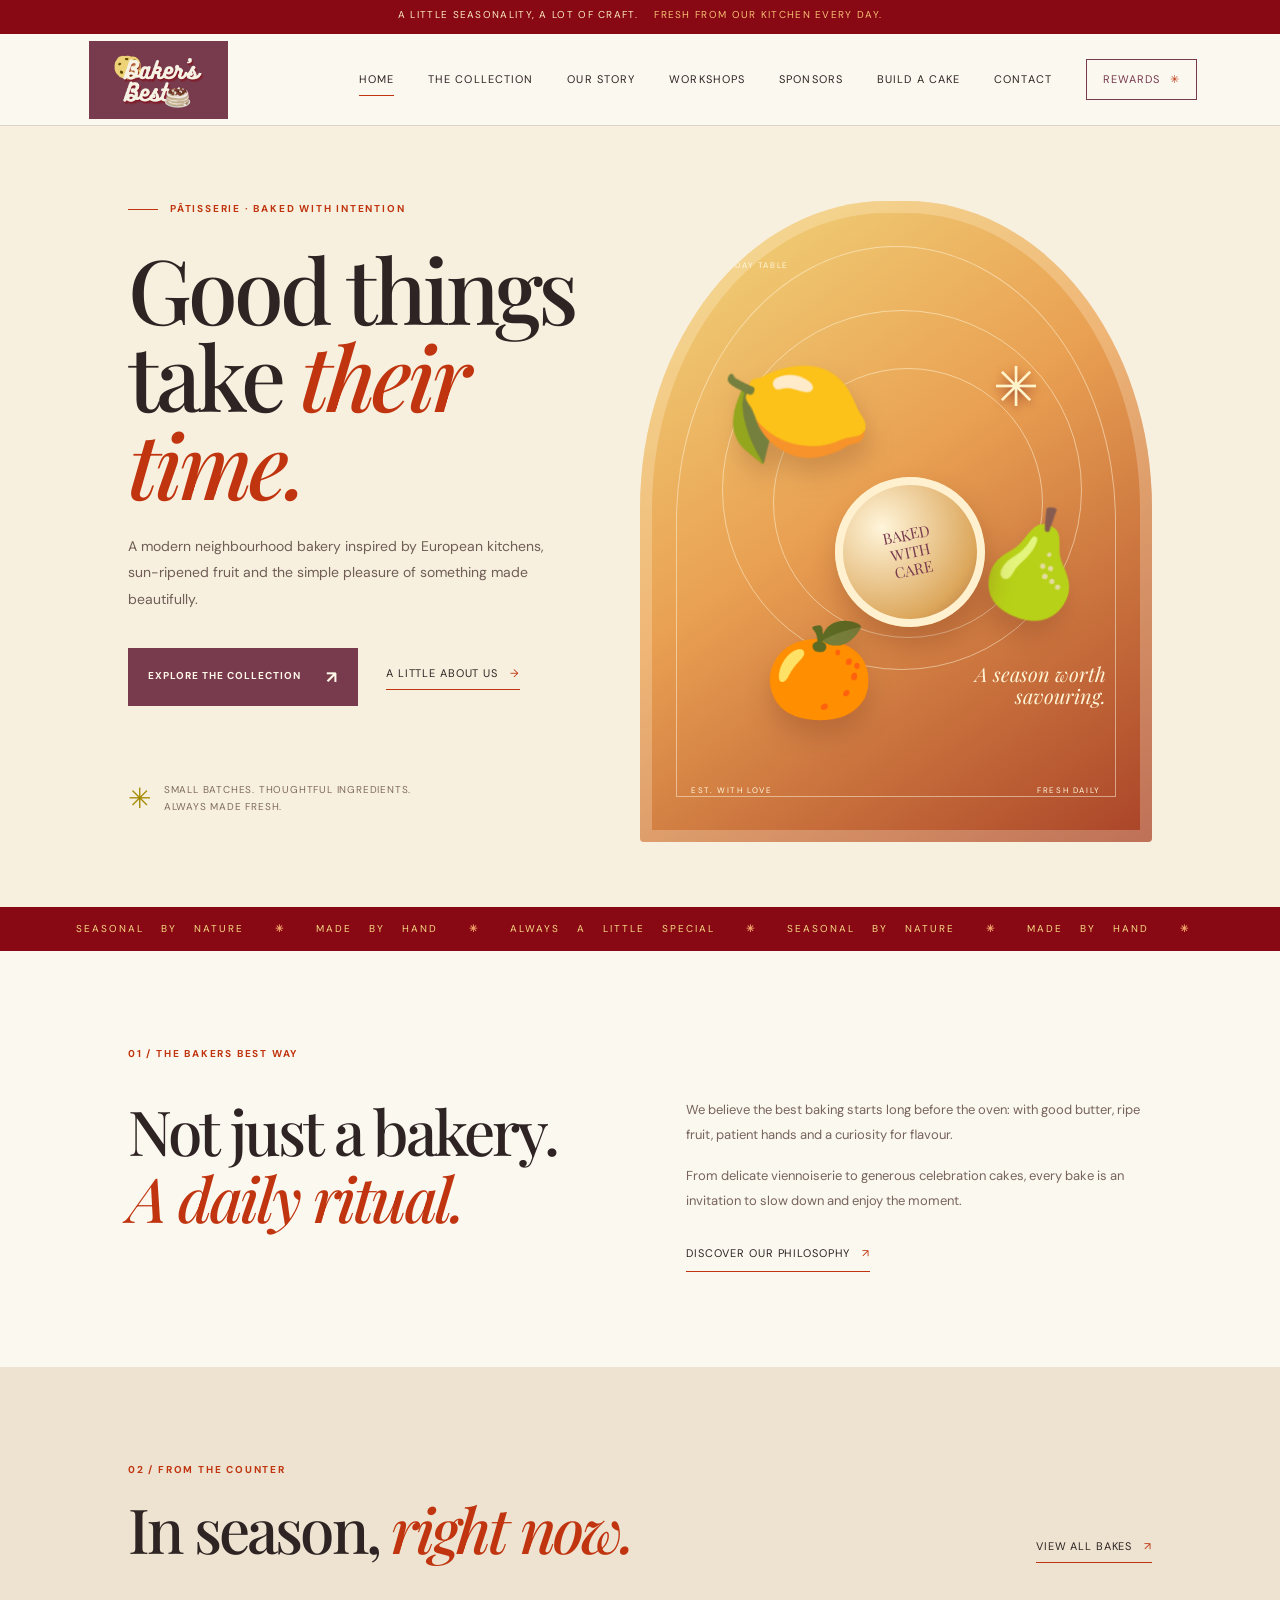
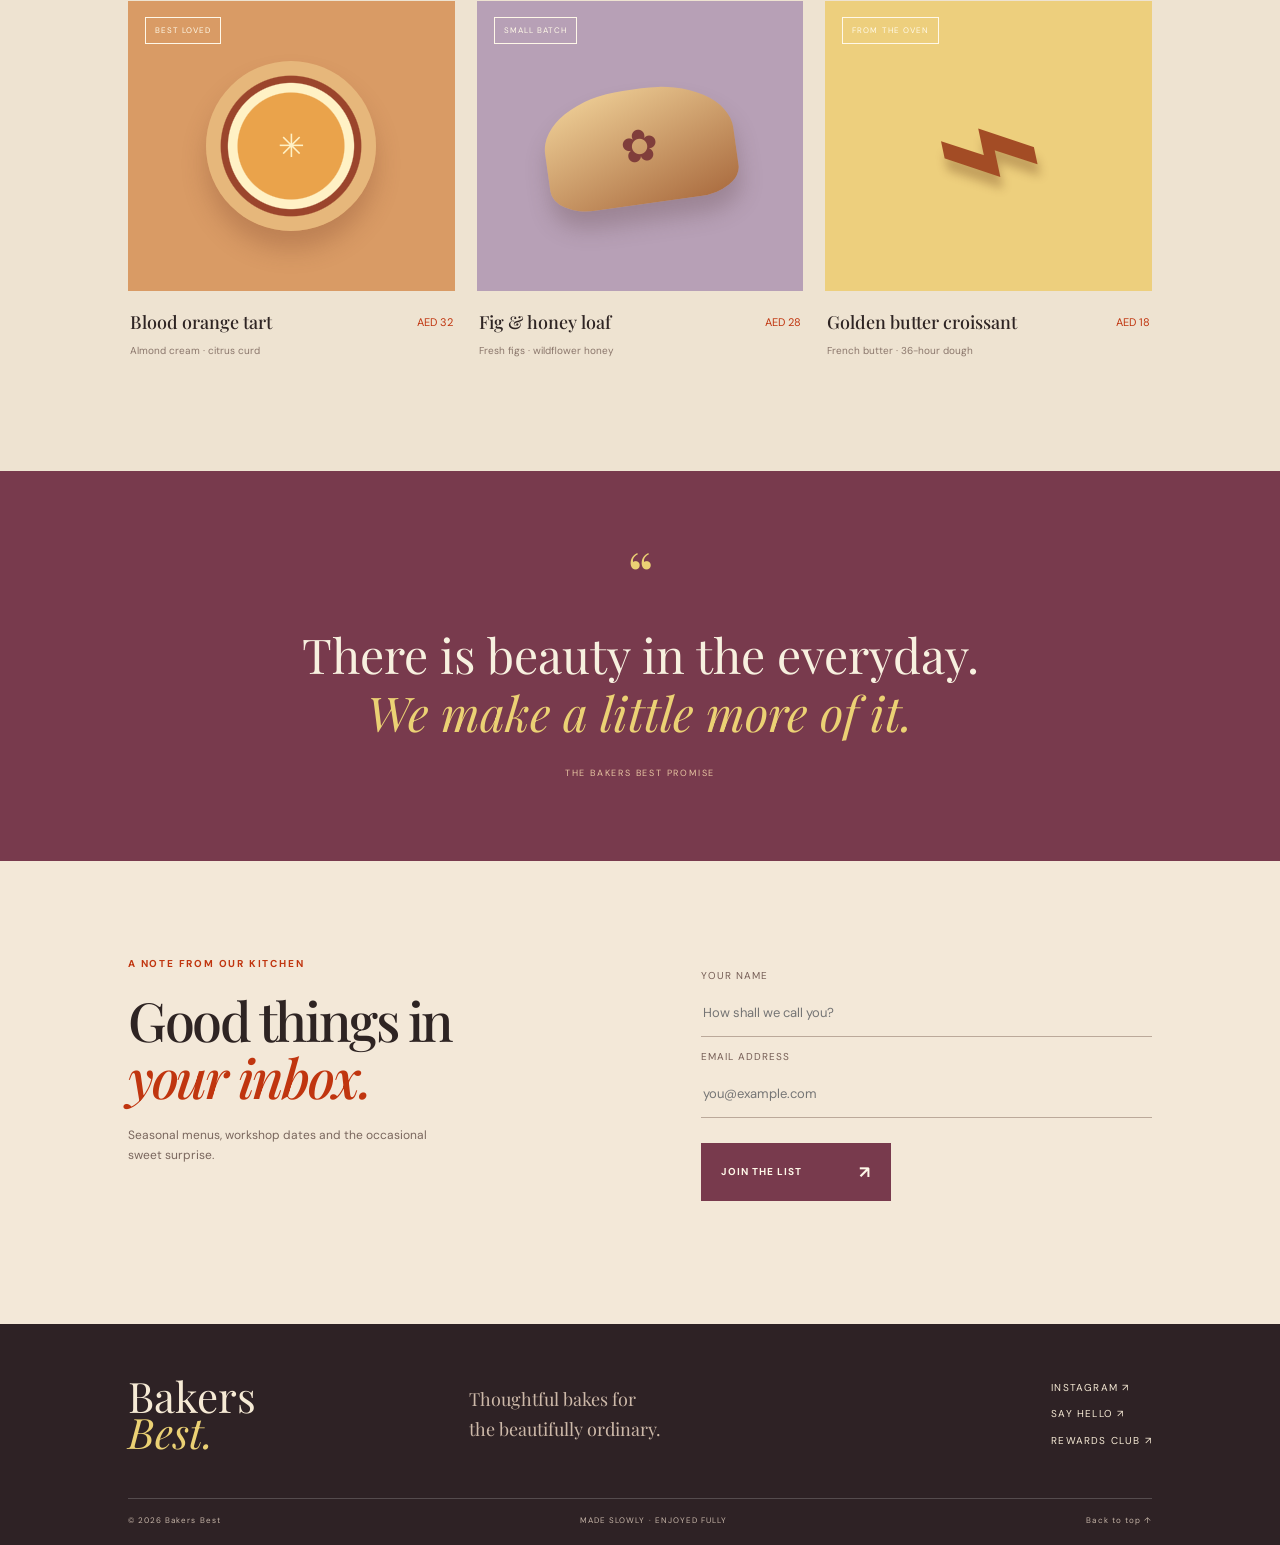
<file: index.html>
<!DOCTYPE html>
<html lang="en">
<head>
  <meta charset="utf-8">
  <meta name="viewport" content="width=device-width, initial-scale=1">
  <meta name="description" content="Bakers Best — thoughtful patisserie, seasonal ingredients and beautifully made bakes.">
  <title>Bakers Best | Patisserie &amp; Provisions</title>
  <link rel="stylesheet" href="bakers-best-core.css">
  <script src="bakers-best-site.js" defer></script>
</head>
<body>
  <div class="announcement">A little seasonality, a lot of craft. <span>Fresh from our kitchen every day.</span></div>
  <header class="site-header">
    <a class="brand" href="index.html" aria-label="Bakers Best home"><img src="images/logo.png" alt="Bakers Best logo"></a>
    <button class="menu-toggle" id="menuToggle" aria-label="Open navigation" aria-expanded="false">☰</button>
    <nav class="main-nav" id="mainNav">
      <a class="active" href="index.html">Home</a>
      <a href="products.html">The collection</a>
      <a href="team.html">Our story</a>
      <a href="workshops.html">Workshops</a>
      <a href="bakers-best-sponsors.html">Sponsors</a>
      <a href="bakers-best-cake-studio.html">Build a cake</a>
      <a href="contact.html">Contact</a>
      <a class="nav-rewards" href="bakers-best-rewards-club.html">Rewards <span>✳</span></a>
    </nav>
  </header>

  <main>
    <section class="hero">
      <div class="hero-copy">
        <p class="eyebrow"><span class="eyebrow-line"></span> PÂTISSERIE · BAKED WITH INTENTION</p>
        <h1>Good things<br>take <em>their time.</em></h1>
        <p class="hero-intro">A modern neighbourhood bakery inspired by European kitchens, sun-ripened fruit and the simple pleasure of something made beautifully.</p>
        <div class="hero-actions">
          <a class="button button-dark" href="products.html">Explore the collection <span>↗</span></a>
          <a class="text-link" href="team.html">A little about us <span>→</span></a>
        </div>
        <div class="hero-note"><span class="note-star">✳</span><span>Small batches. Thoughtful ingredients.<br>Always made fresh.</span></div>
      </div>
      <div class="hero-art" aria-label="Seasonal fruit and pastry still life">
        <div class="art-orbit orbit-one"></div><div class="art-orbit orbit-two"></div>
        <div class="art-label label-top">THE SUNDAY TABLE <span>NO. 01</span></div>
        <div class="fruit fruit-lemon">🍋</div><div class="fruit fruit-fig">🍐</div>
        <div class="fruit fruit-orange">🍊</div><div class="flower">✳</div>
        <div class="pastry-disc"><span>BAKED<br>WITH<br>CARE</span></div>
        <div class="art-caption">A season worth<br>savouring.</div>
        <div class="art-label label-bottom">EST. WITH LOVE <span>FRESH DAILY</span></div>
      </div>
    </section>

    <section class="ticker" aria-label="Our philosophy"><div>SEASONAL BY NATURE <b>✳</b> MADE BY HAND <b>✳</b> ALWAYS A LITTLE SPECIAL <b>✳</b> SEASONAL BY NATURE <b>✳</b> MADE BY HAND <b>✳</b></div></section>

    <section class="intro-section section-pad">
      <div class="section-kicker">01 / THE BAKERS BEST WAY</div>
      <div class="intro-grid">
        <h2>Not just a bakery.<br><em>A daily ritual.</em></h2>
        <div class="intro-text"><p>We believe the best baking starts long before the oven: with good butter, ripe fruit, patient hands and a curiosity for flavour.</p><p>From delicate viennoiserie to generous celebration cakes, every bake is an invitation to slow down and enjoy the moment.</p><a class="underlined-link" href="team.html">Discover our philosophy <span>↗</span></a></div>
      </div>
    </section>

    <section class="season-section section-pad">
      <div class="section-heading"><div><div class="section-kicker">02 / FROM THE COUNTER</div><h2>In season, <em>right now.</em></h2></div><a class="underlined-link" href="products.html">View all bakes <span>↗</span></a></div>
      <div class="product-grid" id="seasonProducts">
        <article class="product-card">
          <div class="product-visual visual-tart"><span class="product-tag">BEST LOVED</span><div class="tart-art"><span>✳</span></div></div>
          <div class="product-meta"><div><h3>Blood orange tart</h3><p>Almond cream · citrus curd</p></div><span class="price">AED 32</span></div>
        </article>
        <article class="product-card">
          <div class="product-visual visual-loaf"><span class="product-tag">SMALL BATCH</span><div class="loaf-art">✿</div></div>
          <div class="product-meta"><div><h3>Fig &amp; honey loaf</h3><p>Fresh figs · wildflower honey</p></div><span class="price">AED 28</span></div>
        </article>
        <article class="product-card">
          <div class="product-visual visual-pastry"><span class="product-tag">FROM THE OVEN</span><div class="croissant-art">⌁</div></div>
          <div class="product-meta"><div><h3>Golden butter croissant</h3><p>French butter · 36-hour dough</p></div><span class="price">AED 18</span></div>
        </article>
      </div>
    </section>

    <section class="quote-band"><span class="quote-mark">“</span><blockquote>There is beauty in the everyday.<br><em>We make a little more of it.</em></blockquote><p>THE BAKERS BEST PROMISE</p></section>

    <section class="newsletter-section section-pad">
      <div><div class="section-kicker">A NOTE FROM OUR KITCHEN</div><h2>Good things in<br><em>your inbox.</em></h2><p>Seasonal menus, workshop dates and the occasional sweet surprise.</p></div>
      <form id="newsletterForm" class="newsletter-form" novalidate>
        <label for="newsletterName">Your name</label><input id="newsletterName" name="name" type="text" placeholder="How shall we call you?" required>
        <label for="newsletterEmail">Email address</label><input id="newsletterEmail" name="email" type="email" placeholder="you@example.com" required>
        <button class="button button-dark" type="submit">Join the list <span>↗</span></button>
        <p class="form-message" id="newsletterMessage" aria-live="polite"></p>
      </form>
    </section>
  </main>

  <footer class="site-footer">
    <div class="footer-top"><a href="index.html" class="footer-brand">Bakers<br><em>Best.</em></a><p>Thoughtful bakes for<br>the beautifully ordinary.</p><div class="footer-links"><a href="https://www.instagram.com/" target="_blank" rel="noopener">Instagram ↗</a><a href="contact.html">Say hello ↗</a><a href="bakers-best-rewards-club.html">Rewards club ↗</a></div></div>
    <div class="footer-bottom"><span>© 2026 Bakers Best</span><span>MADE SLOWLY · ENJOYED FULLY</span><a href="#top">Back to top ↑</a></div>
  </footer>
</body>
</html>
</file>
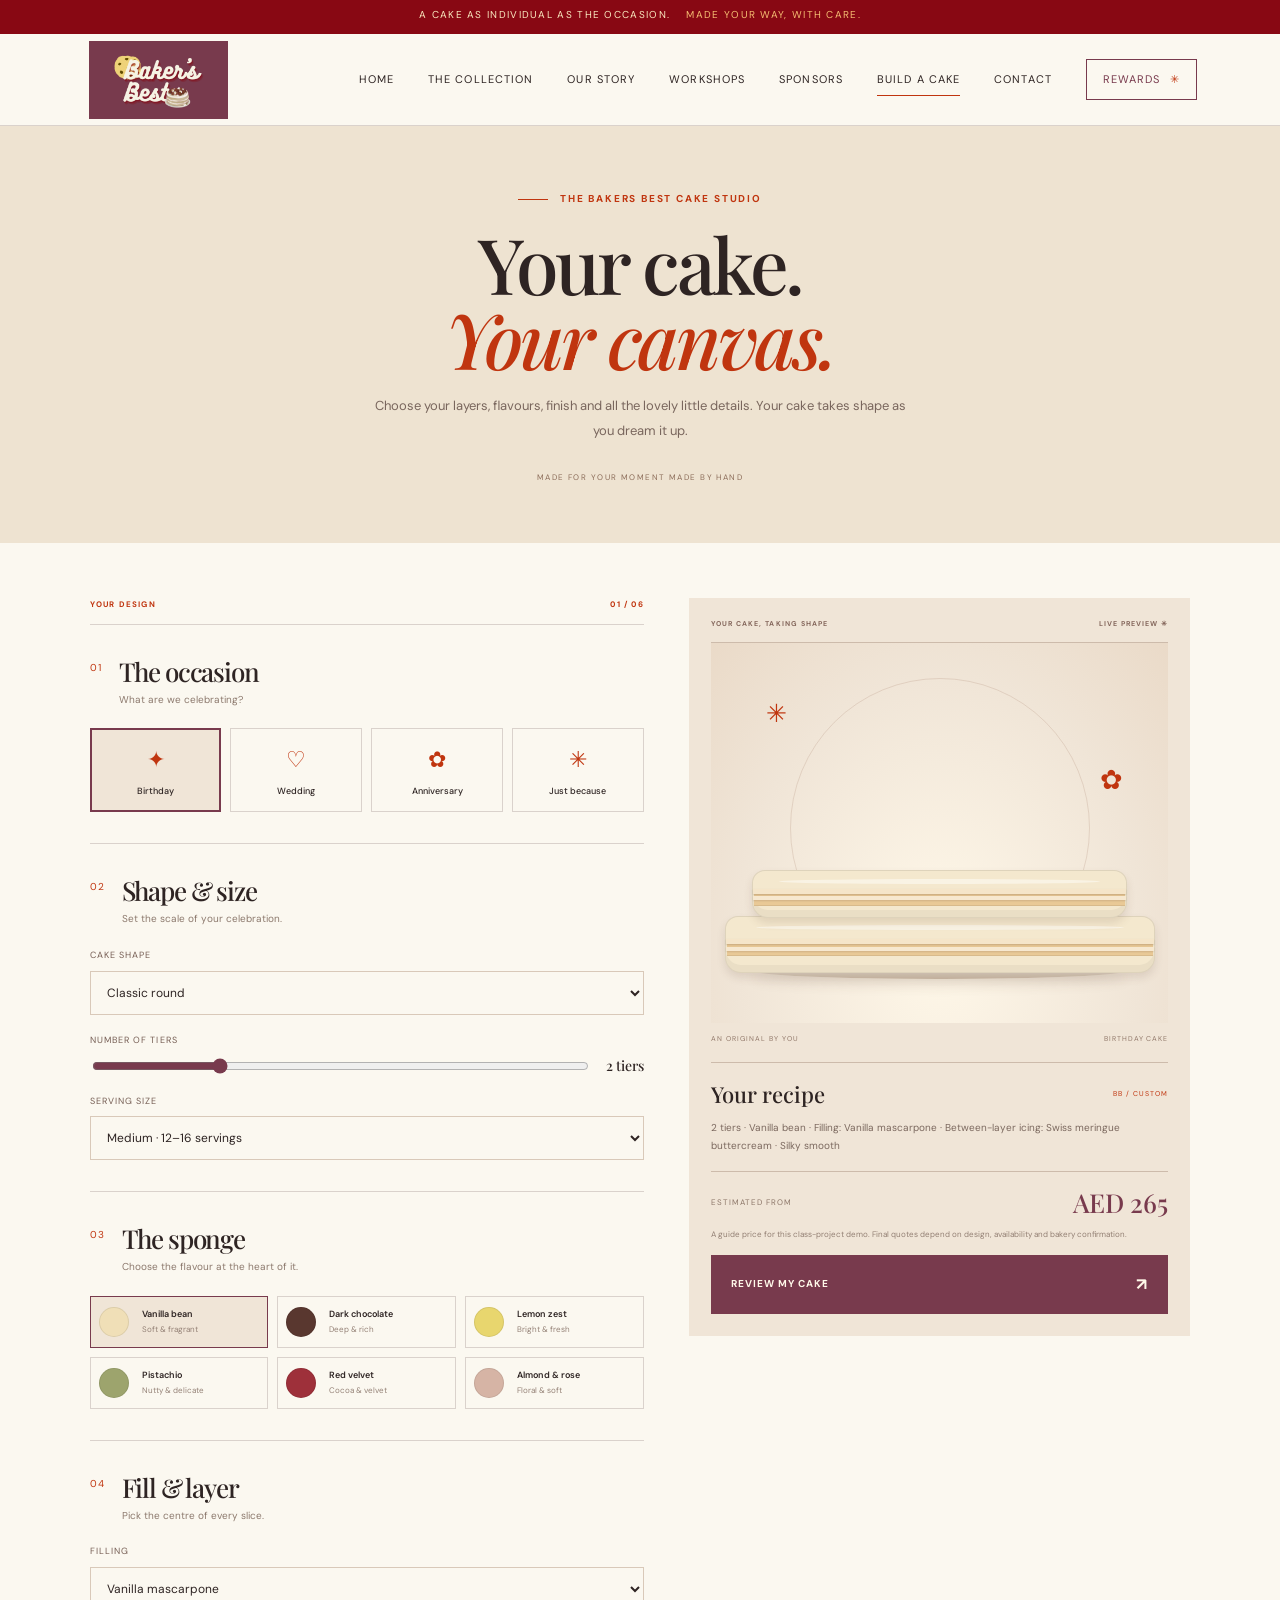
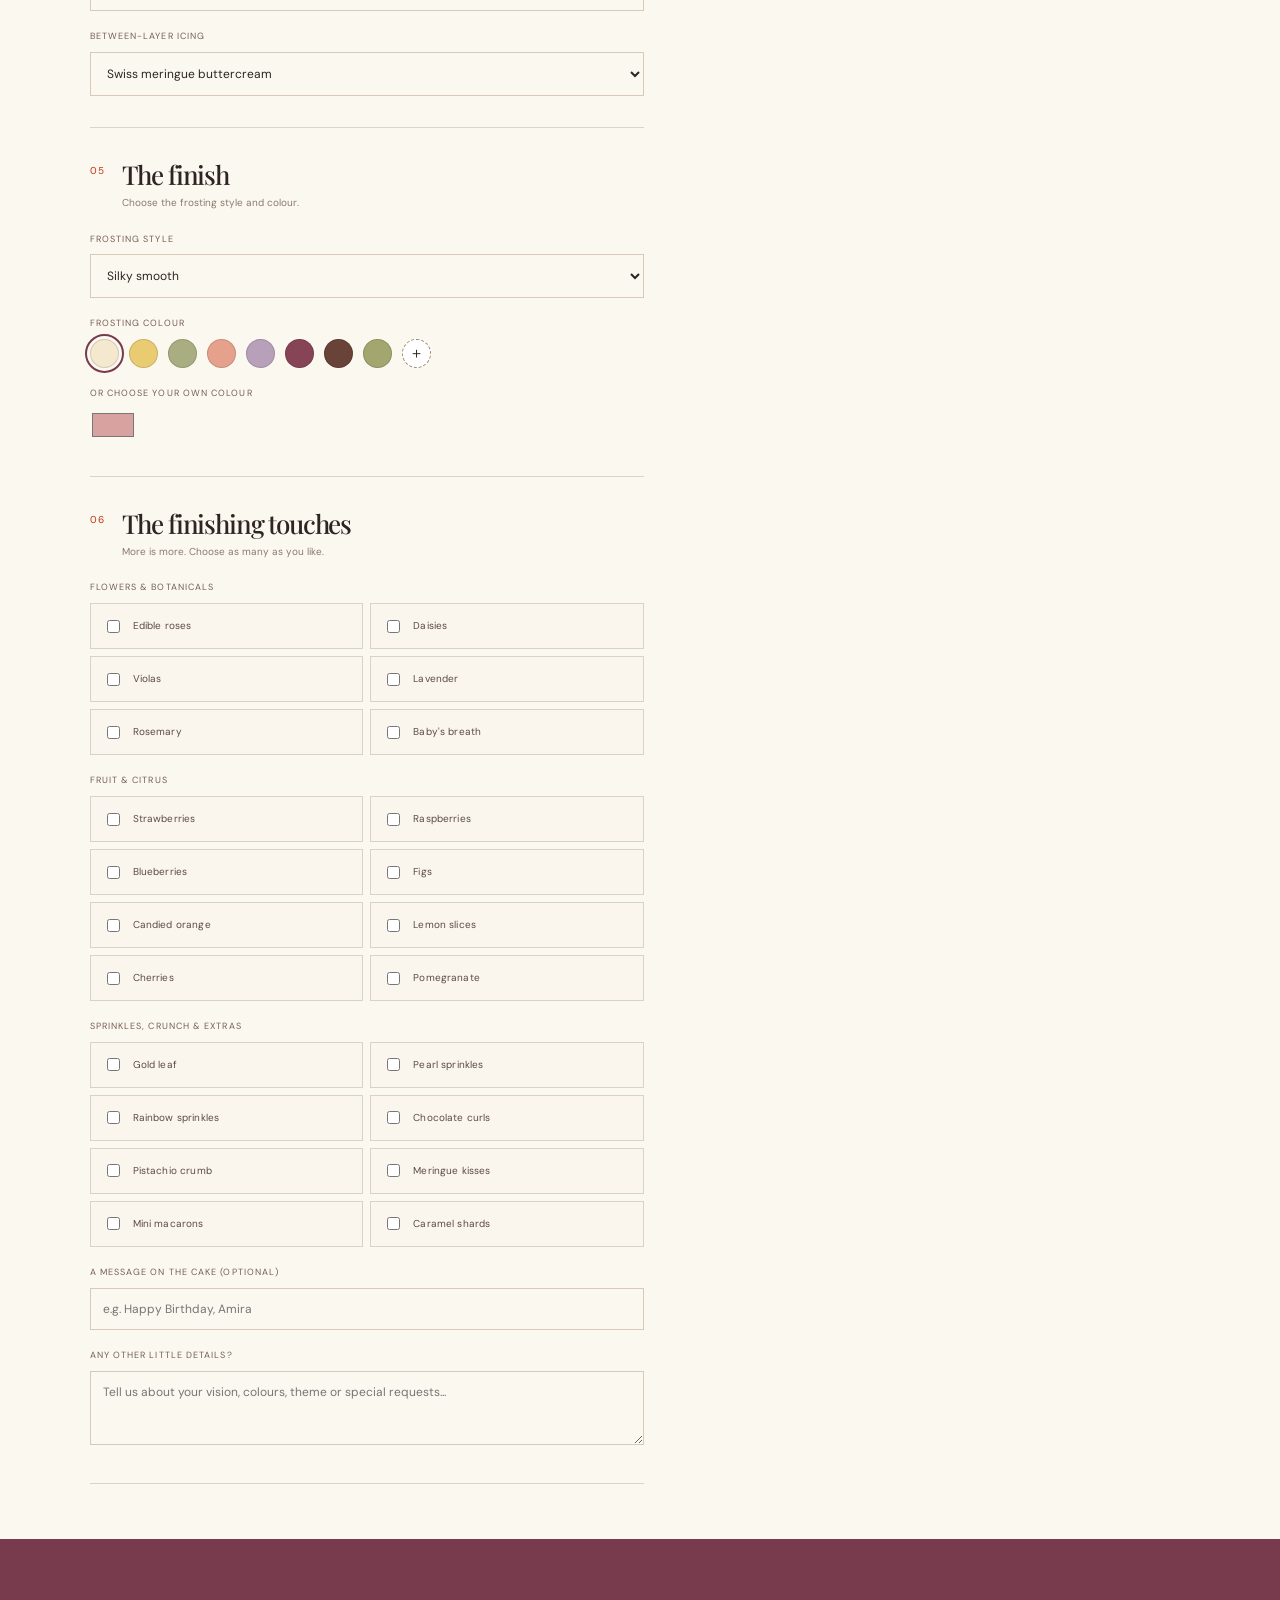
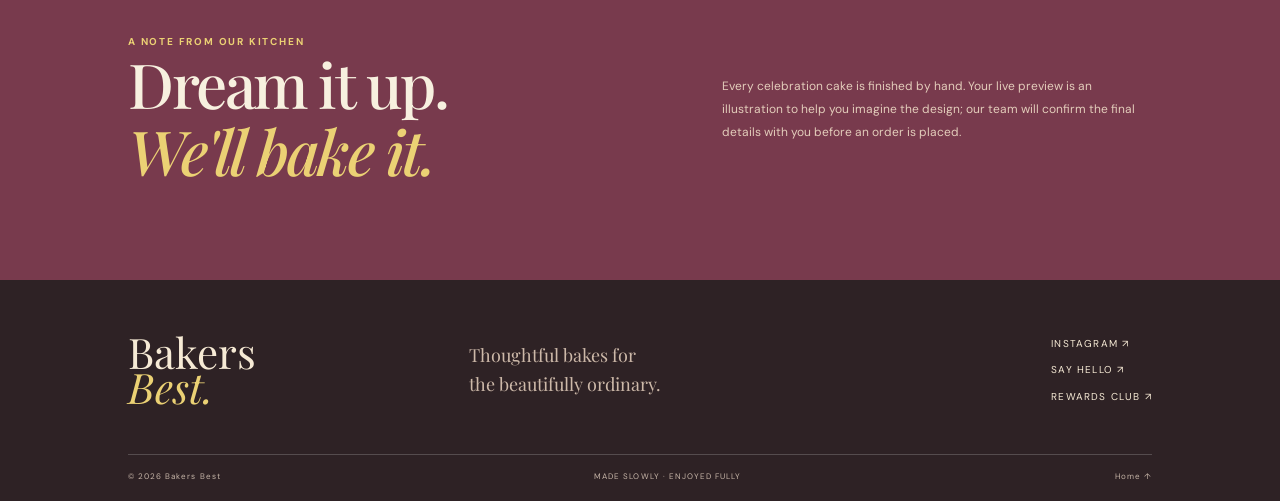
<file: bakers-best-cake-studio.html>
<!DOCTYPE html>
<html lang="en">
<head>
  <meta charset="utf-8">
  <meta name="viewport" content="width=device-width, initial-scale=1">
  <meta name="description" content="Design a celebration cake with the Bakers Best live cake builder.">
  <title>Build My Cake | Bakers Best</title>
  <link rel="stylesheet" href="bakers-best-core.css">
  <link rel="stylesheet" href="bakers-best-cake-studio.css">
  <script src="bakers-best-site.js" defer></script>
  <script src="bakers-best-cake-studio.js" defer></script>
</head>
<body class="builder-page">
  <div class="announcement">A cake as individual as the occasion. <span>Made your way, with care.</span></div>
  <header class="site-header">
    <a class="brand" href="index.html" aria-label="Bakers Best home"><img src="images/logo.png" alt="Bakers Best logo"></a>
    <button class="menu-toggle" id="menuToggle" aria-label="Open navigation" aria-expanded="false">☰</button>
    <nav class="main-nav" id="mainNav">
      <a href="index.html">Home</a><a href="products.html">The collection</a><a href="team.html">Our story</a>
      <a href="workshops.html">Workshops</a><a href="bakers-best-sponsors.html">Sponsors</a>
      <a class="active" href="bakers-best-cake-studio.html">Build a cake</a><a href="contact.html">Contact</a>
      <a class="nav-rewards" href="bakers-best-rewards-club.html">Rewards <span>✳</span></a>
    </nav>
  </header>
  <main>
    <section class="builder-heading">
      <p class="eyebrow"><span class="eyebrow-line"></span> THE BAKERS BEST CAKE STUDIO</p>
      <h1>Your cake.<br><em>Your canvas.</em></h1>
      <p>Choose your layers, flavours, finish and all the lovely little details. Your cake takes shape as you dream it up.</p>
      <div class="builder-heading-note">MADE FOR YOUR MOMENT MADE BY HAND</div>
    </section>

    <section class="builder-workspace">
      <div class="builder-controls">
        <div class="builder-progress"><span>YOUR DESIGN</span><span id="stepCounter">01 / 06</span></div>
        <form id="cakeForm">
          <section class="builder-step">
            <div class="step-heading"><span>01</span><div><h2>The occasion</h2><p>What are we celebrating?</p></div></div>
            <div class="choice-grid occasion-grid">
              <label class="choice-card"><input type="radio" name="occasion" value="Birthday" checked><span>✦</span><b>Birthday</b></label>
              <label class="choice-card"><input type="radio" name="occasion" value="Wedding"><span>♡</span><b>Wedding</b></label>
              <label class="choice-card"><input type="radio" name="occasion" value="Anniversary"><span>✿</span><b>Anniversary</b></label>
              <label class="choice-card"><input type="radio" name="occasion" value="Just because"><span>✳</span><b>Just because</b></label>
            </div>
          </section>

          <section class="builder-step">
            <div class="step-heading"><span>02</span><div><h2>Shape &amp; size</h2><p>Set the scale of your celebration.</p></div></div>
            <label class="field-label" for="cakeShape">Cake shape</label>
            <select id="cakeShape" name="shape"><option value="Round">Classic round</option><option value="Heart">Heart-shaped</option><option value="Square">Modern square</option></select>
            <label class="field-label" for="cakeLayers">Number of tiers</label>
            <div class="range-line"><input type="range" id="cakeLayers" min="1" max="5" value="2"><strong><span id="layerValue">2</span> tiers</strong></div>
            <label class="field-label" for="cakeSize">Serving size</label>
            <select id="cakeSize" name="size"><option value="Small · 8–10 servings" data-price="140">Small · 8–10 servings</option><option value="Medium · 12–16 servings" data-price="210" selected>Medium · 12–16 servings</option><option value="Large · 20–25 servings" data-price="310">Large · 20–25 servings</option><option value="Grand · 30+ servings" data-price="440">Grand · 30+ servings</option></select>
          </section>

          <section class="builder-step">
            <div class="step-heading"><span>03</span><div><h2>The sponge</h2><p>Choose the flavour at the heart of it.</p></div></div>
            <div class="swatch-options">
              <label class="swatch-option"><input type="radio" name="flavour" value="Vanilla bean" data-price="0" checked><span class="flavour-swatch vanilla"></span><b>Vanilla bean</b><small>Soft &amp; fragrant</small></label>
              <label class="swatch-option"><input type="radio" name="flavour" value="Dark chocolate" data-price="8"><span class="flavour-swatch chocolate"></span><b>Dark chocolate</b><small>Deep &amp; rich</small></label>
              <label class="swatch-option"><input type="radio" name="flavour" value="Lemon zest" data-price="6"><span class="flavour-swatch lemon"></span><b>Lemon zest</b><small>Bright &amp; fresh</small></label>
              <label class="swatch-option"><input type="radio" name="flavour" value="Pistachio" data-price="12"><span class="flavour-swatch pistachio"></span><b>Pistachio</b><small>Nutty &amp; delicate</small></label>
              <label class="swatch-option"><input type="radio" name="flavour" value="Red velvet" data-price="8"><span class="flavour-swatch velvet"></span><b>Red velvet</b><small>Cocoa &amp; velvet</small></label>
              <label class="swatch-option"><input type="radio" name="flavour" value="Almond &amp; rose" data-price="12"><span class="flavour-swatch almond"></span><b>Almond &amp; rose</b><small>Floral &amp; soft</small></label>
            </div>
          </section>

          <section class="builder-step">
            <div class="step-heading"><span>04</span><div><h2>Fill &amp; layer</h2><p>Pick the centre of every slice.</p></div></div>
            <label class="field-label" for="filling">Filling</label>
            <select id="filling" name="filling"><option>None</option><option>Vanilla mascarpone</option><option>Raspberry compote</option><option>Salted caramel</option><option>Lemon curd</option><option>Dark chocolate ganache</option><option>Pistachio praline</option><option>Strawberry &amp; rose</option><option>Apricot preserve</option></select>
            <label class="field-label" for="icing">Between-layer icing</label>
            <select id="icing" name="icing"><option>None</option><option>Swiss meringue buttercream</option><option>Whipped cream</option><option>Cream cheese frosting</option><option>Chocolate ganache</option><option>Mascarpone cream</option></select>
          </section>

          <section class="builder-step">
            <div class="step-heading"><span>05</span><div><h2>The finish</h2><p>Choose the frosting style and colour.</p></div></div>
            <label class="field-label" for="frosting">Frosting style</label>
            <select id="frosting" name="frosting"><option>Silky smooth</option><option>Rustic buttercream</option><option>Vintage piped</option><option>Textured palette-knife</option><option>Glossy ganache drip</option><option>Naked cake</option></select>
            <p class="field-label">Frosting colour</p>
            <div class="colour-options">
              <label title="Ivory"><input type="radio" name="colour" value="#f4e8ce" checked><span style="--swatch:#f4e8ce"></span></label>
              <label title="Butter yellow"><input type="radio" name="colour" value="#e9cb72"><span style="--swatch:#e9cb72"></span></label>
              <label title="Sage"><input type="radio" name="colour" value="#a8ad82"><span style="--swatch:#a8ad82"></span></label>
              <label title="Blush peach"><input type="radio" name="colour" value="#e5a18b"><span style="--swatch:#e5a18b"></span></label>
              <label title="Dusty lavender"><input type="radio" name="colour" value="#b8a0bb"><span style="--swatch:#b8a0bb"></span></label>
              <label title="Berry"><input type="radio" name="colour" value="#874457"><span style="--swatch:#874457"></span></label>
              <label title="Chocolate"><input type="radio" name="colour" value="#694238"><span style="--swatch:#694238"></span></label>
              <label title="Pistachio"><input type="radio" name="colour" value="#a3a66e"><span style="--swatch:#a3a66e"></span></label>
              <label title="Choose custom colour"><input type="radio" name="colour" value="custom"><span class="custom-swatch">＋</span></label>
            </div>
            <label class="field-label" for="customColour">Or choose your own colour</label>
            <input type="color" id="customColour" value="#d8a2a0" class="custom-colour-input">
          </section>

          <section class="builder-step">
            <div class="step-heading"><span>06</span><div><h2>The finishing touches</h2><p>More is more. Choose as many as you like.</p></div></div>
            <p class="field-label">Flowers &amp; botanicals</p>
            <div class="topping-grid">
              <label><input type="checkbox" name="topping" value="Edible roses" data-price="18">Edible roses</label>
              <label><input type="checkbox" name="topping" value="Daisies" data-price="14">Daisies</label>
              <label><input type="checkbox" name="topping" value="Violas" data-price="18">Violas</label>
              <label><input type="checkbox" name="topping" value="Lavender" data-price="12">Lavender</label>
              <label><input type="checkbox" name="topping" value="Rosemary sprigs" data-price="8">Rosemary</label>
              <label><input type="checkbox" name="topping" value="Baby's breath" data-price="12">Baby's breath</label>
            </div>
            <p class="field-label">Fruit &amp; citrus</p>
            <div class="topping-grid">
              <label><input type="checkbox" name="topping" value="Fresh strawberries" data-price="12">Strawberries</label>
              <label><input type="checkbox" name="topping" value="Raspberries" data-price="14">Raspberries</label>
              <label><input type="checkbox" name="topping" value="Blueberries" data-price="12">Blueberries</label>
              <label><input type="checkbox" name="topping" value="Figs" data-price="16">Figs</label>
              <label><input type="checkbox" name="topping" value="Candied orange" data-price="10">Candied orange</label>
              <label><input type="checkbox" name="topping" value="Lemon slices" data-price="8">Lemon slices</label>
              <label><input type="checkbox" name="topping" value="Cherries" data-price="12">Cherries</label>
              <label><input type="checkbox" name="topping" value="Pomegranate" data-price="12">Pomegranate</label>
            </div>
            <p class="field-label">Sprinkles, crunch &amp; extras</p>
            <div class="topping-grid">
              <label><input type="checkbox" name="topping" value="Gold leaf" data-price="25">Gold leaf</label>
              <label><input type="checkbox" name="topping" value="Pearl sprinkles" data-price="10">Pearl sprinkles</label>
              <label><input type="checkbox" name="topping" value="Rainbow sprinkles" data-price="8">Rainbow sprinkles</label>
              <label><input type="checkbox" name="topping" value="Chocolate curls" data-price="12">Chocolate curls</label>
              <label><input type="checkbox" name="topping" value="Pistachio crumb" data-price="12">Pistachio crumb</label>
              <label><input type="checkbox" name="topping" value="Meringue kisses" data-price="14">Meringue kisses</label>
              <label><input type="checkbox" name="topping" value="Macarons" data-price="18">Mini macarons</label>
              <label><input type="checkbox" name="topping" value="Caramel shards" data-price="14">Caramel shards</label>
            </div>
            <label class="field-label" for="cakeMessage">A message on the cake (optional)</label>
            <input type="text" id="cakeMessage" maxlength="32" placeholder="e.g. Happy Birthday, Amira">
            <label class="field-label" for="extraNotes">Any other little details?</label>
            <textarea id="extraNotes" rows="3" placeholder="Tell us about your vision, colours, theme or special requests..."></textarea>
          </section>
        </form>
      </div>

      <aside class="cake-preview-panel">
        <div class="preview-topline"><span>YOUR CAKE, TAKING SHAPE</span><span>LIVE PREVIEW ✳</span></div>
        <div class="cake-stage">
          <div class="cake-backdrop-circle"></div>
          <div id="cakePreview" class="cake-preview" aria-label="Live illustration of your custom cake">
            <div class="cake-decoration" id="cakeDecor"></div>
            <div class="cake-tiers" id="cakeTiers"></div>
            <div class="cake-plate"></div>
          </div>
          <div class="preview-sparkle sparkle-a">✳</div><div class="preview-sparkle sparkle-b">✿</div>
        </div>
        <div class="preview-caption"><span>AN ORIGINAL BY YOU</span><span id="previewOccasion">BIRTHDAY CAKE</span></div>
        <div class="order-summary">
          <div class="summary-heading"><h3>Your recipe</h3><span>BB / CUSTOM</span></div>
          <div id="summaryDetails" class="summary-details">2 tiers · Vanilla bean · Vanilla mascarpone</div>
          <div class="summary-price"><span>ESTIMATED FROM</span><strong id="estimatedPrice">AED 210</strong></div>
          <p class="estimate-note">A guide price for this class-project demo. Final quotes depend on design, availability and bakery confirmation.</p>
          <button type="button" class="button button-dark summary-button" id="reviewCake">Review my cake <span>↗</span></button>
        </div>
      </aside>
    </section>

    <section class="builder-bottom section-pad">
      <div><div class="section-kicker">A NOTE FROM OUR KITCHEN</div><h2>Dream it up.<br><em>We'll bake it.</em></h2></div>
      <p>Every celebration cake is finished by hand. Your live preview is an illustration to help you imagine the design; our team will confirm the final details with you before an order is placed.</p>
    </section>
  </main>

  <div class="modal-overlay" id="cakeModal" aria-hidden="true">
    <div class="cake-modal" role="dialog" aria-modal="true" aria-labelledby="modalTitle">
      <button type="button" class="modal-close" id="closeModal" aria-label="Close">×</button>
      <p class="section-kicker">YOUR CUSTOM CREATION</p><h2 id="modalTitle">A cake made <em>by you.</em></h2>
      <div id="modalSummary"></div>
      <p class="modal-disclaimer">This is a front-end project demonstration. No order or payment is submitted. In a real bakery, this summary would be sent to the team for a quote.</p>
      <button type="button" class="button button-dark" id="copyCake">Copy cake brief <span>↗</span></button>
      <p class="form-message" id="copyMessage" aria-live="polite"></p>
    </div>
  </div>

  <footer class="site-footer">
    <div class="footer-top"><a href="index.html" class="footer-brand">Bakers<br><em>Best.</em></a><p>Thoughtful bakes for<br>the beautifully ordinary.</p><div class="footer-links"><a href="https://www.instagram.com/" target="_blank" rel="noopener">Instagram ↗</a><a href="contact.html">Say hello ↗</a><a href="bakers-best-rewards-club.html">Rewards club ↗</a></div></div>
    <div class="footer-bottom"><span>© 2026 Bakers Best</span><span>MADE SLOWLY · ENJOYED FULLY</span><a href="index.html">Home ↑</a></div>
  </footer>
</body>
</html>
</file>
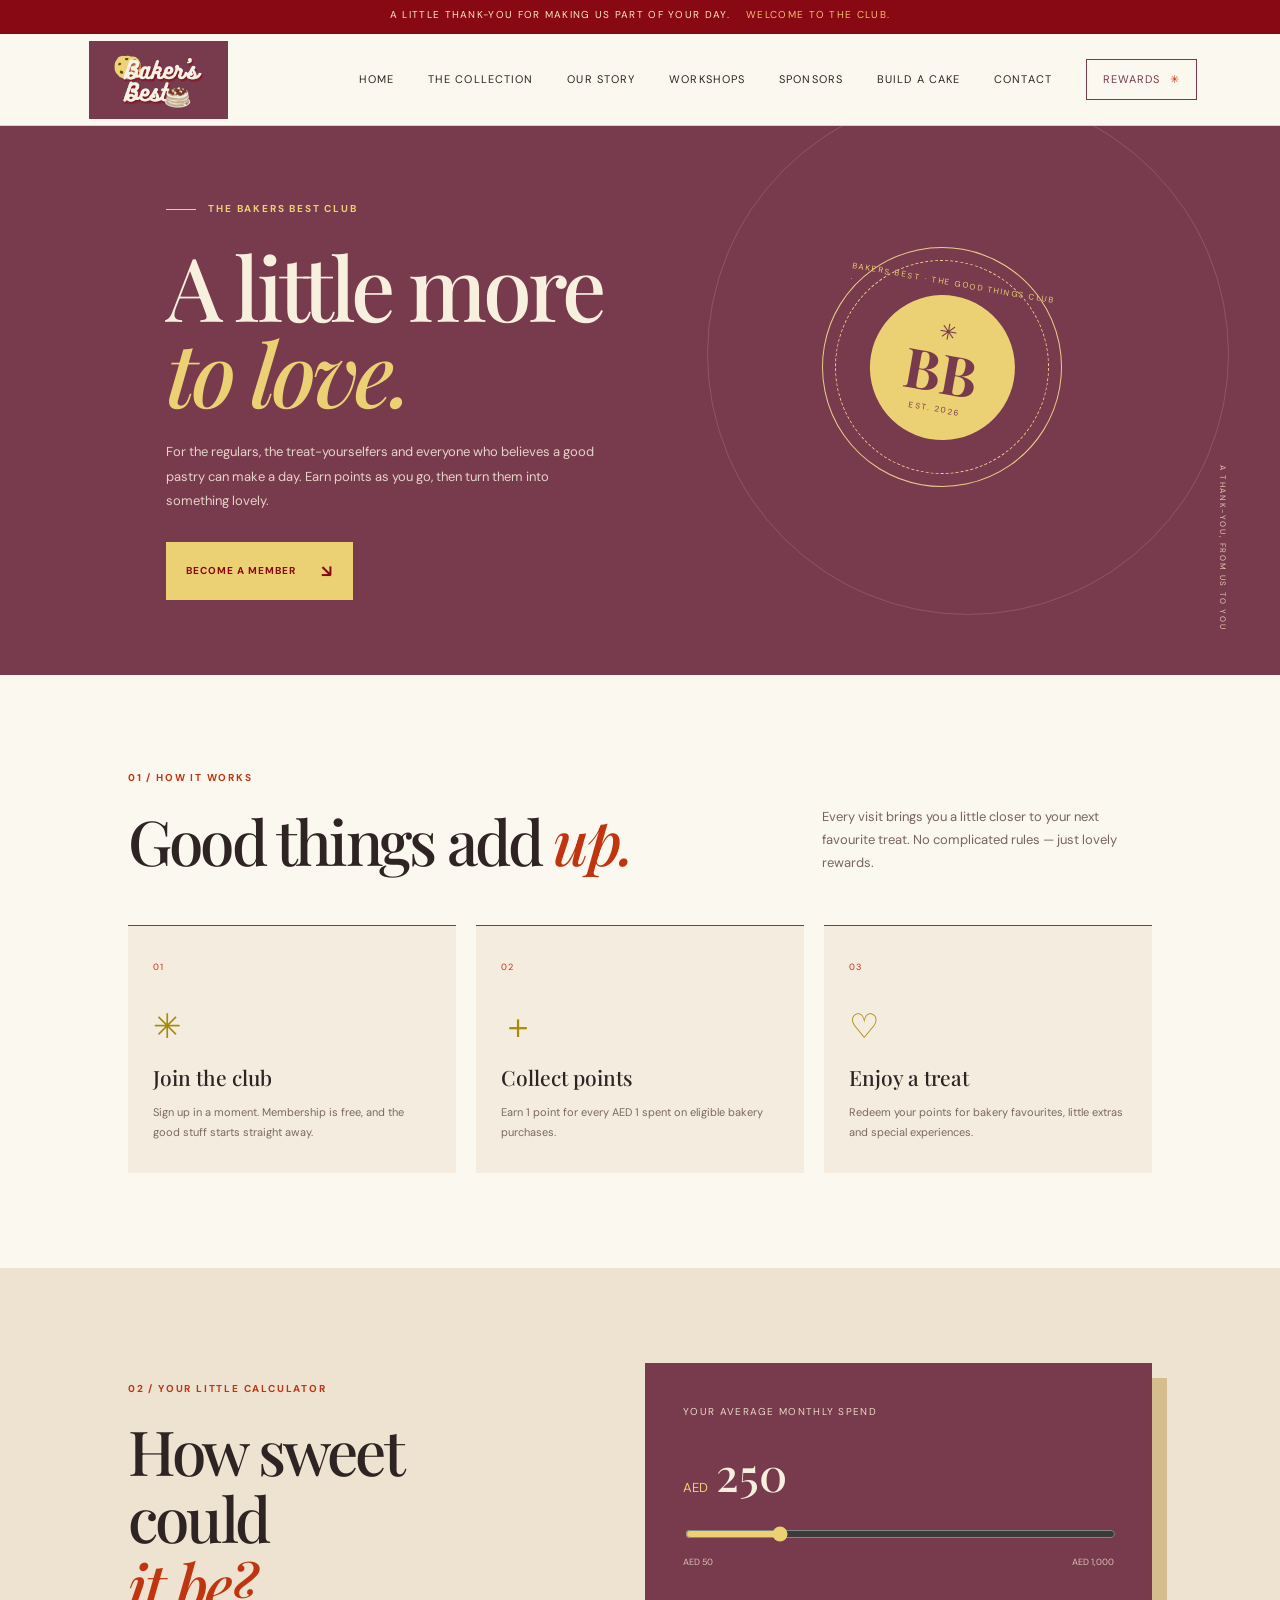
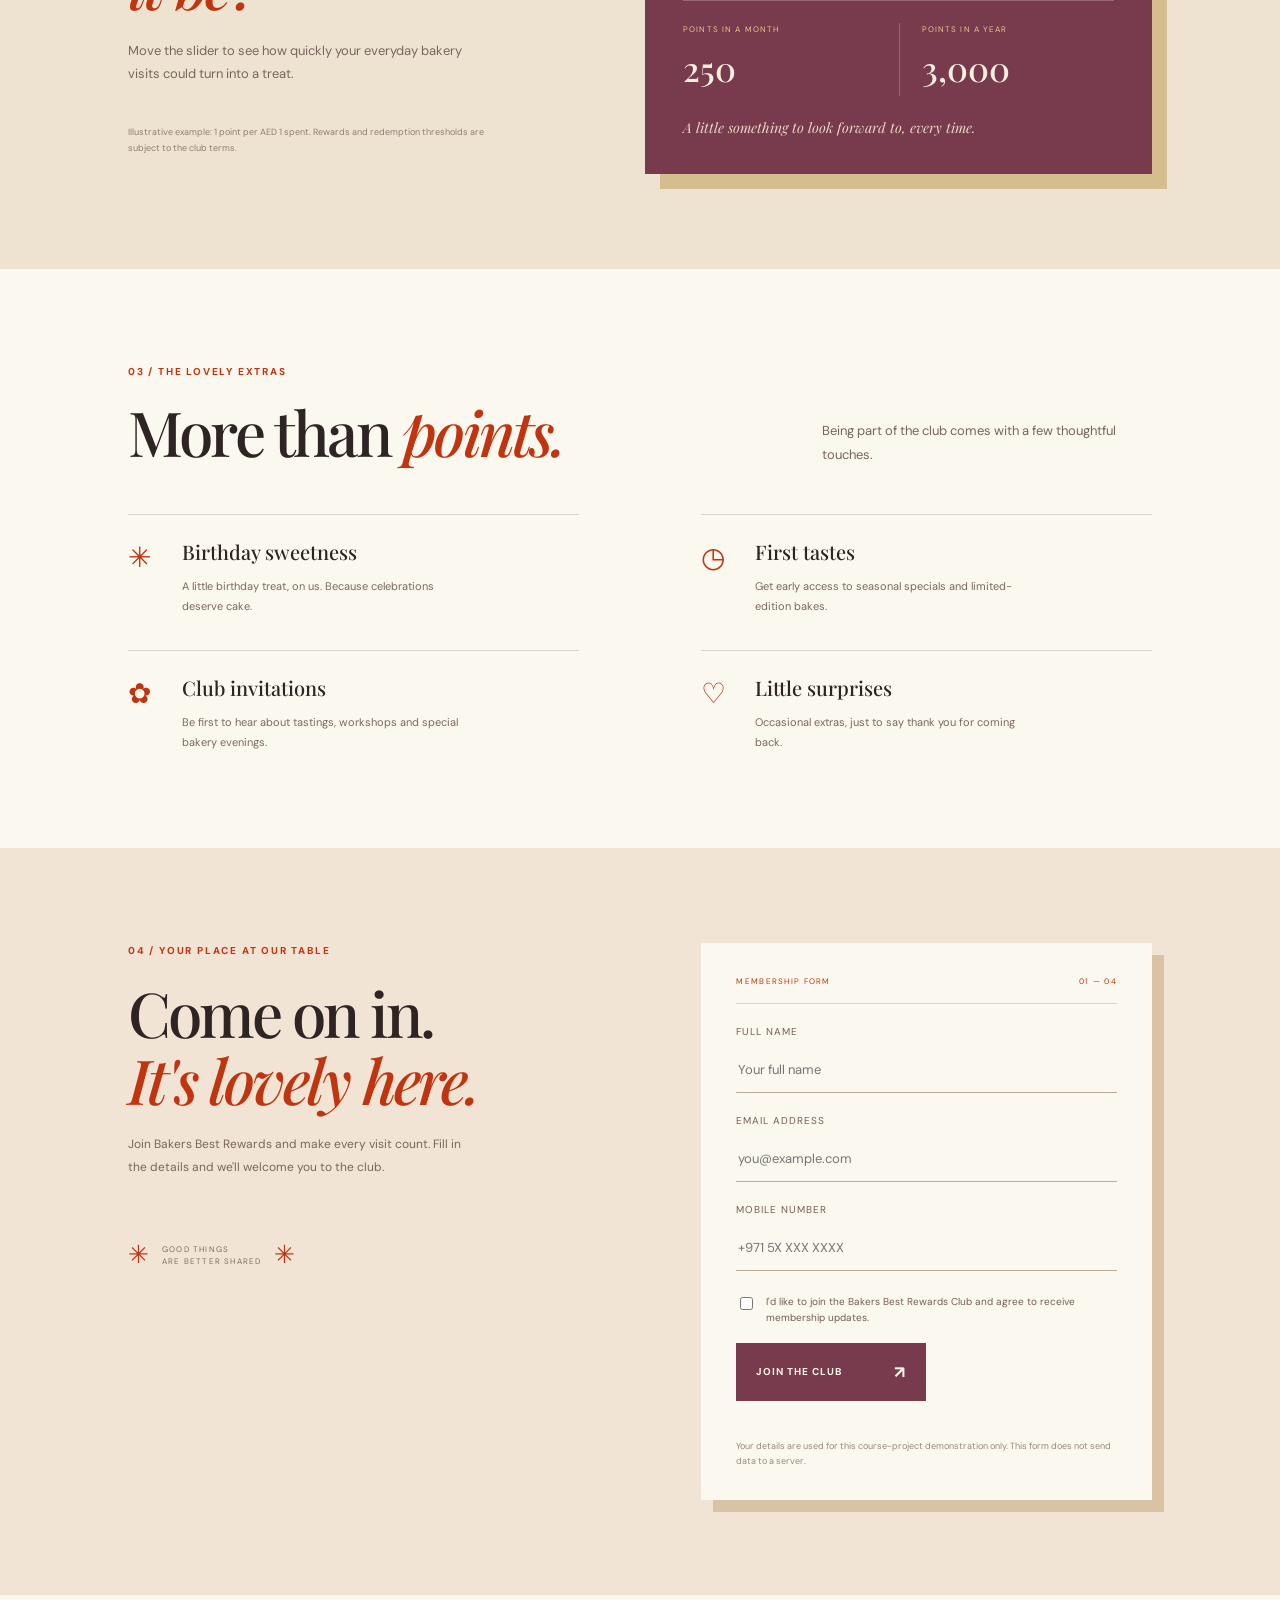
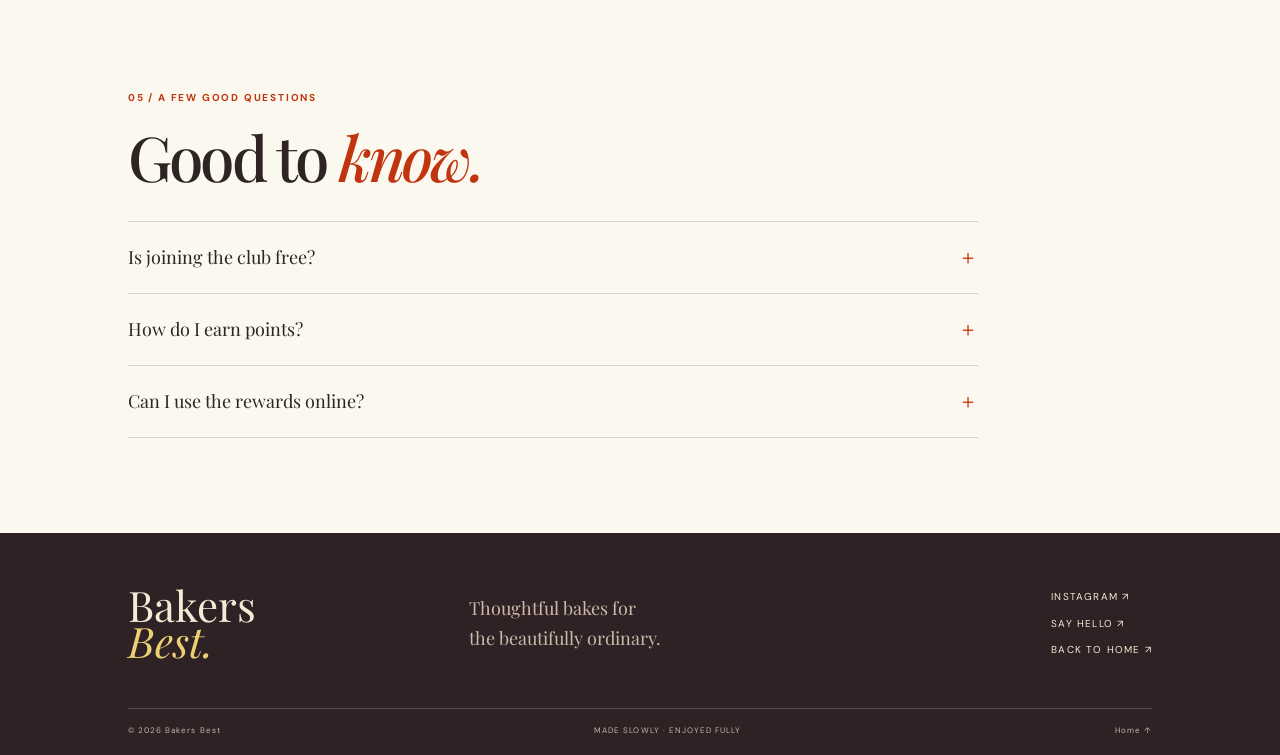
<file: bakers-best-rewards-club.html>
<!DOCTYPE html>
<html lang="en">
<head>
  <meta charset="utf-8">
  <meta name="viewport" content="width=device-width, initial-scale=1">
  <meta name="description" content="Join the Bakers Best rewards club and earn points with every visit.">
  <title>Rewards Club | Bakers Best</title>
  <link rel="stylesheet" href="bakers-best-core.css">
  <script src="bakers-best-site.js" defer></script>
</head>
<body class="rewards-page">
  <div class="announcement">A little thank-you for making us part of your day. <span>Welcome to the club.</span></div>
  <header class="site-header">
    <a class="brand" href="index.html" aria-label="Bakers Best home"><img src="images/logo.png" alt="Bakers Best logo"></a>
    <button class="menu-toggle" id="menuToggle" aria-label="Open navigation" aria-expanded="false">☰</button>
    <nav class="main-nav" id="mainNav">
      <a href="index.html">Home</a><a href="products.html">The collection</a><a href="team.html">Our story</a><a href="workshops.html">Workshops</a>
      <a href="bakers-best-sponsors.html">Sponsors</a>
      <a href="bakers-best-cake-studio.html">Build a cake</a><a href="contact.html">Contact</a><a class="nav-rewards active" href="bakers-best-rewards-club.html">Rewards <span>✳</span></a>
    </nav>
  </header>

  <main>
    <section class="rewards-hero">
      <div class="rewards-hero-copy">
        <p class="eyebrow"><span class="eyebrow-line"></span> THE BAKERS BEST CLUB</p>
        <h1>A little more<br><em>to love.</em></h1>
        <p>For the regulars, the treat-yourselfers and everyone who believes a good pastry can make a day. Earn points as you go, then turn them into something lovely.</p>
        <a class="button button-light" href="#join">Become a member <span>↘</span></a>
      </div>
      <div class="rewards-seal"><div class="seal-ring">BAKERS BEST · THE GOOD THINGS CLUB · </div><div class="seal-center"><span>✳</span><strong>BB</strong><small>EST. 2026</small></div></div>
      <span class="hero-side-note">A THANK-YOU, FROM US TO YOU</span>
    </section>

    <section class="how-section section-pad">
      <div class="section-kicker">01 / HOW IT WORKS</div>
      <div class="section-heading"><h2>Good things add <em>up.</em></h2><p>Every visit brings you a little closer to your next favourite treat. No complicated rules — just lovely rewards.</p></div>
      <div class="steps-grid">
        <article class="step-card"><span class="step-number">01</span><div class="step-icon">✳</div><h3>Join the club</h3><p>Sign up in a moment. Membership is free, and the good stuff starts straight away.</p></article>
        <article class="step-card"><span class="step-number">02</span><div class="step-icon">＋</div><h3>Collect points</h3><p>Earn 1 point for every AED 1 spent on eligible bakery purchases.</p></article>
        <article class="step-card"><span class="step-number">03</span><div class="step-icon">♡</div><h3>Enjoy a treat</h3><p>Redeem your points for bakery favourites, little extras and special experiences.</p></article>
      </div>
    </section>

    <section class="calculator-section section-pad">
      <div class="calculator-copy"><div class="section-kicker">02 / YOUR LITTLE CALCULATOR</div><h2>How sweet could<br><em>it be?</em></h2><p>Move the slider to see how quickly your everyday bakery visits could turn into a treat.</p><div class="calc-footnote">Illustrative example: 1 point per AED 1 spent. Rewards and redemption thresholds are subject to the club terms.</div></div>
      <div class="calculator-card">
        <label for="spendRange">Your average monthly spend</label>
        <div class="spend-value"><span>AED</span><strong id="spendValue">250</strong></div>
        <input type="range" id="spendRange" min="50" max="1000" step="50" value="250">
        <div class="range-labels"><span>AED 50</span><span>AED 1,000</span></div>
        <div class="points-result"><div><span>POINTS IN A MONTH</span><strong id="monthlyPoints">250</strong></div><div><span>POINTS IN A YEAR</span><strong id="yearlyPoints">3,000</strong></div></div>
        <p class="calc-note">A little something to look forward to, every time.</p>
      </div>
    </section>

    <section class="perks-section section-pad">
      <div class="section-heading"><div><div class="section-kicker">03 / THE LOVELY EXTRAS</div><h2>More than <em>points.</em></h2></div><p>Being part of the club comes with a few thoughtful touches.</p></div>
      <div class="perks-grid">
        <article class="perk"><span>✳</span><div><h3>Birthday sweetness</h3><p>A little birthday treat, on us. Because celebrations deserve cake.</p></div></article>
        <article class="perk"><span>◷</span><div><h3>First tastes</h3><p>Get early access to seasonal specials and limited-edition bakes.</p></div></article>
        <article class="perk"><span>✿</span><div><h3>Club invitations</h3><p>Be first to hear about tastings, workshops and special bakery evenings.</p></div></article>
        <article class="perk"><span>♡</span><div><h3>Little surprises</h3><p>Occasional extras, just to say thank you for coming back.</p></div></article>
      </div>
    </section>

    <section class="join-section section-pad" id="join">
      <div class="join-copy"><div class="section-kicker">04 / YOUR PLACE AT OUR TABLE</div><h2>Come on in.<br><em>It's lovely here.</em></h2><p>Join Bakers Best Rewards and make every visit count. Fill in the details and we'll welcome you to the club.</p><div class="join-decoration">✳ <span>GOOD THINGS<br>ARE BETTER SHARED</span> ✳</div></div>
      <form id="rewardsForm" class="join-form" novalidate>
        <div class="form-title"><span>MEMBERSHIP FORM</span><span>01 — 04</span></div>
        <label for="memberName">Full name</label><input type="text" id="memberName" name="memberName" placeholder="Your full name" required>
        <label for="memberEmail">Email address</label><input type="email" id="memberEmail" name="memberEmail" placeholder="you@example.com" required>
        <label for="memberPhone">Mobile number</label><input type="tel" id="memberPhone" name="memberPhone" placeholder="+971 5X XXX XXXX" required>
        <label class="consent"><input type="checkbox" id="memberConsent" required><span>I'd like to join the Bakers Best Rewards Club and agree to receive membership updates.</span></label>
        <button class="button button-dark" type="submit">Join the club <span>↗</span></button>
        <p class="form-message" id="rewardsMessage" aria-live="polite"></p>
        <p class="privacy-note">Your details are used for this course-project demonstration only. This form does not send data to a server.</p>
      </form>
    </section>

    <section class="faq-section section-pad">
      <div class="section-kicker">05 / A FEW GOOD QUESTIONS</div><h2>Good to <em>know.</em></h2>
      <div class="faq-list">
        <article class="faq-item"><button class="faq-question" aria-expanded="false">Is joining the club free? <span>＋</span></button><p class="faq-answer">Yes. Membership is free — simply complete the form above to see the on-page confirmation.</p></article>
        <article class="faq-item"><button class="faq-question" aria-expanded="false">How do I earn points? <span>＋</span></button><p class="faq-answer">In this concept, members earn 1 point for every AED 1 spent on eligible purchases. The calculator above shows an example of how points add up.</p></article>
        <article class="faq-item"><button class="faq-question" aria-expanded="false">Can I use the rewards online? <span>＋</span></button><p class="faq-answer">This student project is a front-end demonstration. Online accounts, payments and live point balances are not connected to a backend.</p></article>
      </div>
    </section>
  </main>

  <footer class="site-footer">
    <div class="footer-top"><a href="index.html" class="footer-brand">Bakers<br><em>Best.</em></a><p>Thoughtful bakes for<br>the beautifully ordinary.</p><div class="footer-links"><a href="https://www.instagram.com/" target="_blank" rel="noopener">Instagram ↗</a><a href="contact.html">Say hello ↗</a><a href="index.html">Back to home ↗</a></div></div>
    <div class="footer-bottom"><span>© 2026 Bakers Best</span><span>MADE SLOWLY · ENJOYED FULLY</span><a href="index.html">Home ↑</a></div>
  </footer>
</body>
</html>
</file>
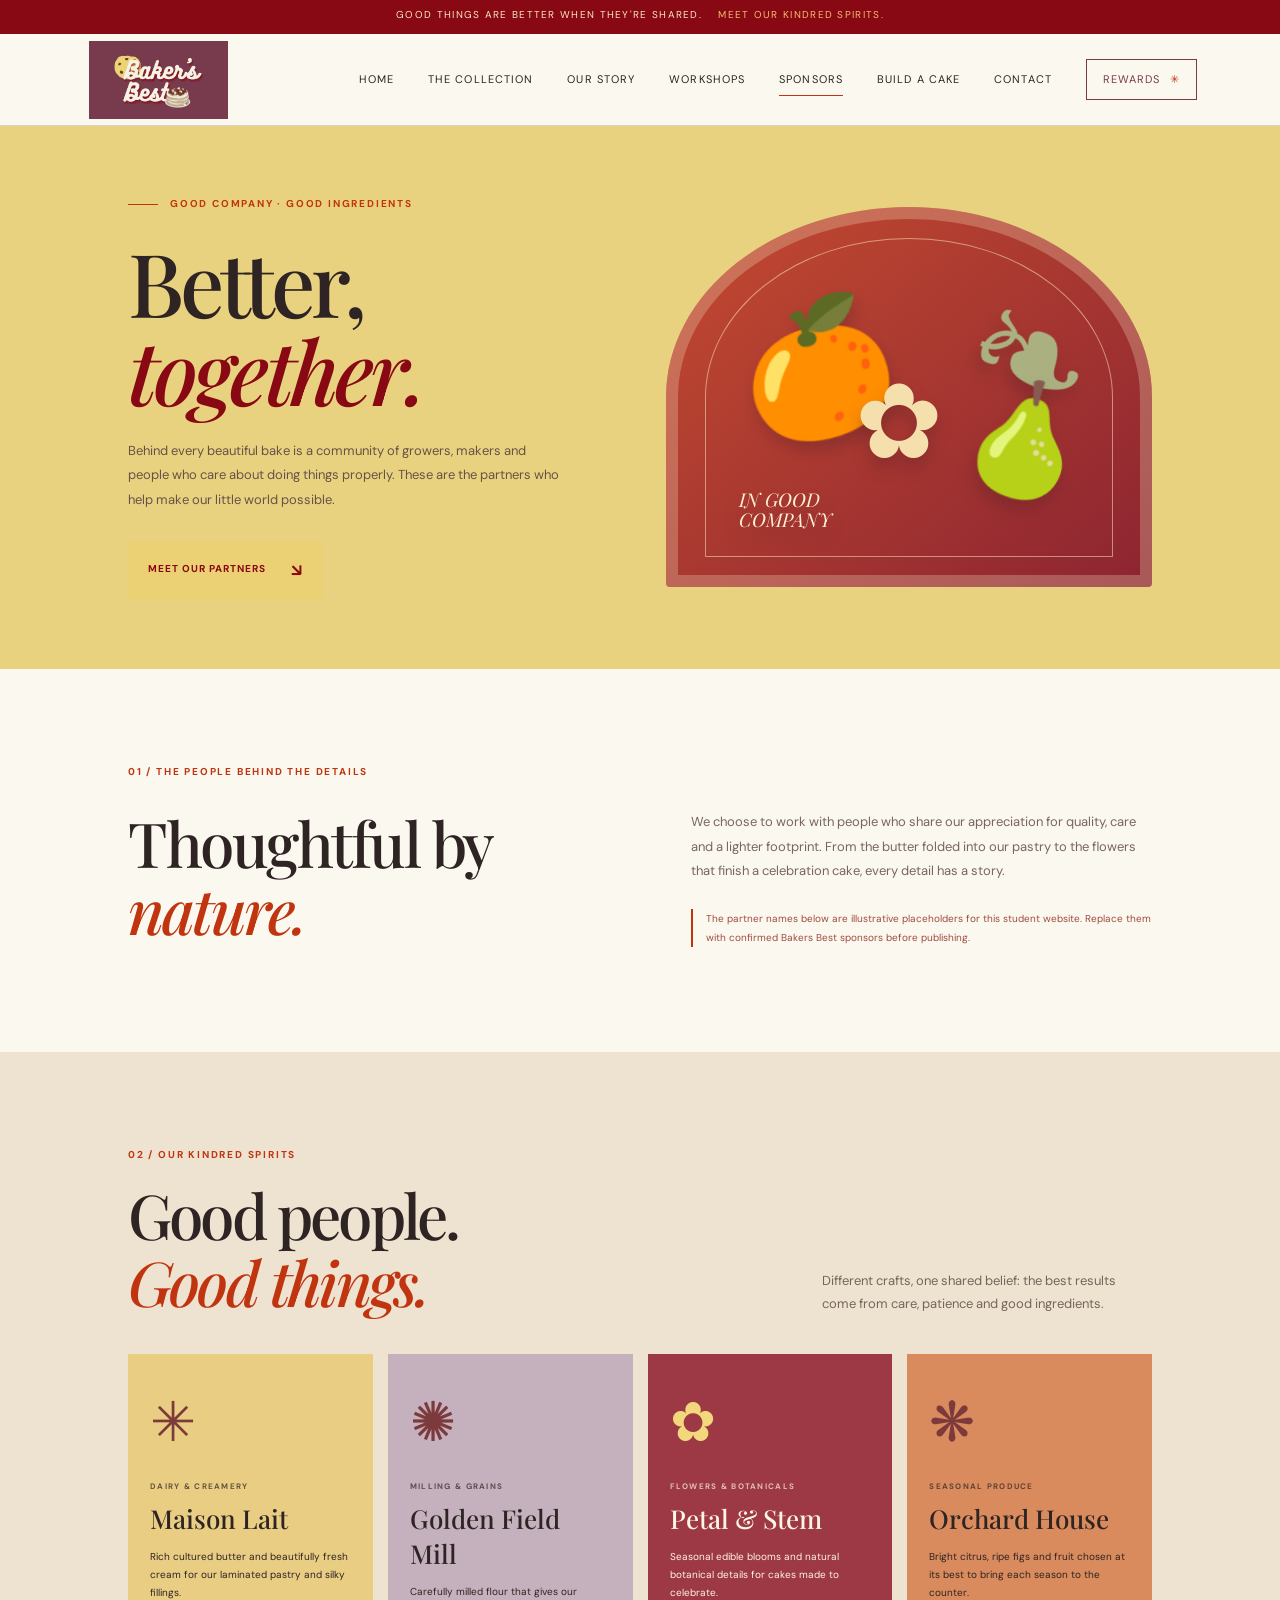
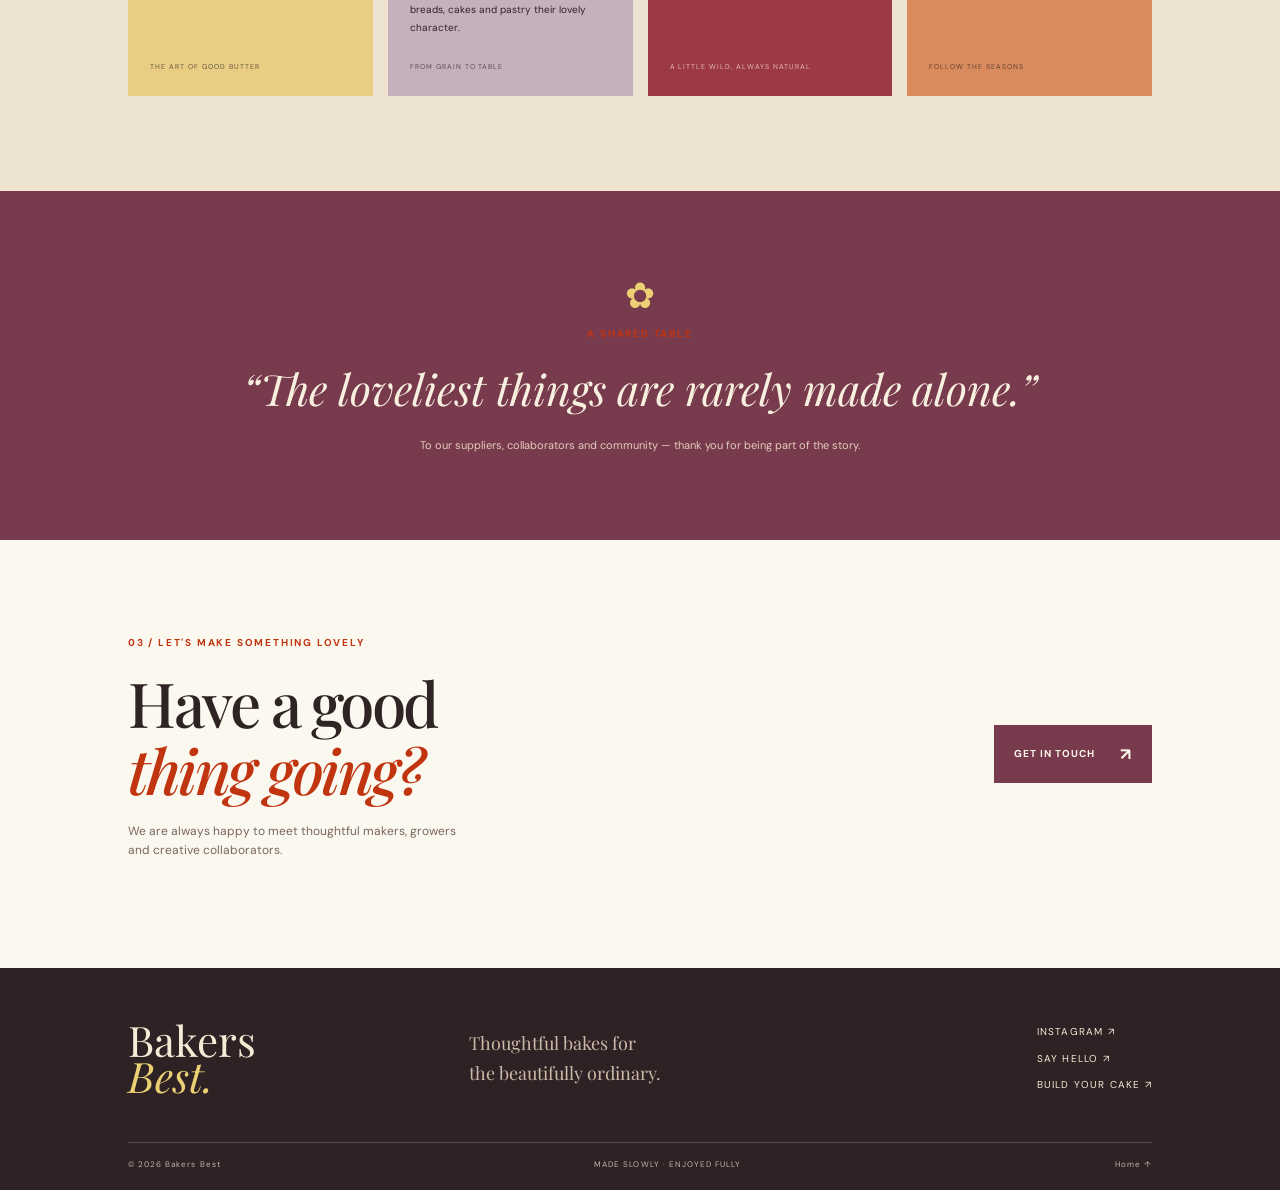
<file: bakers-best-sponsors.html>
<!DOCTYPE html>
<html lang="en">
<head>
  <meta charset="utf-8">
  <meta name="viewport" content="width=device-width, initial-scale=1">
  <meta name="description" content="Meet the thoughtful makers and growers who inspire Bakers Best.">
  <title>Our Partners | Bakers Best</title>
  <link rel="stylesheet" href="bakers-best-core.css">
  <link rel="stylesheet" href="bakers-best-cake-studio.css">
  <script src="bakers-best-site.js" defer></script>
</head>
<body class="sponsors-page">
  <div class="announcement">Good things are better when they're shared. <span>Meet our kindred spirits.</span></div>
  <header class="site-header">
    <a class="brand" href="index.html" aria-label="Bakers Best home"><img src="images/logo.png" alt="Bakers Best logo"></a>
    <button class="menu-toggle" id="menuToggle" aria-label="Open navigation" aria-expanded="false">☰</button>
    <nav class="main-nav" id="mainNav">
      <a href="index.html">Home</a><a href="products.html">The collection</a><a href="team.html">Our story</a>
      <a href="workshops.html">Workshops</a><a class="active" href="bakers-best-sponsors.html">Sponsors</a>
      <a href="bakers-best-cake-studio.html">Build a cake</a><a href="contact.html">Contact</a>
      <a class="nav-rewards" href="bakers-best-rewards-club.html">Rewards <span>✳</span></a>
    </nav>
  </header>
  <main>
    <section class="sponsor-hero">
      <div class="sponsor-hero-copy">
        <p class="eyebrow"><span class="eyebrow-line"></span> GOOD COMPANY · GOOD INGREDIENTS</p>
        <h1>Better, <em>together.</em></h1>
        <p>Behind every beautiful bake is a community of growers, makers and people who care about doing things properly. These are the partners who help make our little world possible.</p>
        <a class="button button-light" href="#partners">Meet our partners <span>↘</span></a>
      </div>
      <div class="sponsor-stilllife" aria-label="Illustrated still life of flowers and citrus">
        <span class="still-citrus">🍊</span><span class="still-leaf">❧</span><span class="still-flower">✿</span>
        <span class="still-fig">🍐</span><span class="still-stamp">IN GOOD<br>COMPANY</span>
      </div>
    </section>

    <section class="sponsor-intro section-pad">
      <div class="section-kicker">01 / THE PEOPLE BEHIND THE DETAILS</div>
      <div class="sponsor-intro-grid">
        <h2>Thoughtful by<br><em>nature.</em></h2>
        <div><p>We choose to work with people who share our appreciation for quality, care and a lighter footprint. From the butter folded into our pastry to the flowers that finish a celebration cake, every detail has a story.</p><p class="small-note">The partner names below are illustrative placeholders for this student website. Replace them with confirmed Bakers Best sponsors before publishing.</p></div>
      </div>
    </section>

    <section class="partners-section section-pad" id="partners">
      <div class="section-heading"><div><div class="section-kicker">02 / OUR KINDRED SPIRITS</div><h2>Good people.<br><em>Good things.</em></h2></div><p>Different crafts, one shared belief: the best results come from care, patience and good ingredients.</p></div>
      <div class="partners-grid">
        <article class="partner-card partner-butter"><div class="partner-symbol">✳</div><p class="partner-type">DAIRY &amp; CREAMERY</p><h3>Maison Lait</h3><p>Rich cultured butter and beautifully fresh cream for our laminated pastry and silky fillings.</p><span class="partner-origin">THE ART OF GOOD BUTTER</span></article>
        <article class="partner-card partner-flour"><div class="partner-symbol">✺</div><p class="partner-type">MILLING &amp; GRAINS</p><h3>Golden Field Mill</h3><p>Carefully milled flour that gives our breads, cakes and pastry their lovely character.</p><span class="partner-origin">FROM GRAIN TO TABLE</span></article>
        <article class="partner-card partner-flower"><div class="partner-symbol">✿</div><p class="partner-type">FLOWERS &amp; BOTANICALS</p><h3>Petal &amp; Stem</h3><p>Seasonal edible blooms and natural botanical details for cakes made to celebrate.</p><span class="partner-origin">A LITTLE WILD, ALWAYS NATURAL</span></article>
        <article class="partner-card partner-fruit"><div class="partner-symbol">❋</div><p class="partner-type">SEASONAL PRODUCE</p><h3>Orchard House</h3><p>Bright citrus, ripe figs and fruit chosen at its best to bring each season to the counter.</p><span class="partner-origin">FOLLOW THE SEASONS</span></article>
      </div>
    </section>

    <section class="partner-note">
      <span class="note-flower">✿</span><div class="section-kicker">A SHARED TABLE</div>
      <blockquote>“The loveliest things are rarely made alone.”</blockquote>
      <p>To our suppliers, collaborators and community — thank you for being part of the story.</p>
    </section>

    <section class="become-partner section-pad">
      <div><div class="section-kicker">03 / LET'S MAKE SOMETHING LOVELY</div><h2>Have a good<br><em>thing going?</em></h2><p>We are always happy to meet thoughtful makers, growers and creative collaborators.</p></div>
      <a class="button button-dark" href="contact.html">Get in touch <span>↗</span></a>
    </section>
  </main>
  <footer class="site-footer">
    <div class="footer-top"><a href="index.html" class="footer-brand">Bakers<br><em>Best.</em></a><p>Thoughtful bakes for<br>the beautifully ordinary.</p><div class="footer-links"><a href="https://www.instagram.com/" target="_blank" rel="noopener">Instagram ↗</a><a href="contact.html">Say hello ↗</a><a href="bakers-best-cake-studio.html">Build your cake ↗</a></div></div>
    <div class="footer-bottom"><span>© 2026 Bakers Best</span><span>MADE SLOWLY · ENJOYED FULLY</span><a href="index.html">Home ↑</a></div>
  </footer>
</body>
</html>
</file>
<file: bakers-best-core.css>
@import url('https://fonts.googleapis.com/css2?family=DM+Sans:wght@400;500;600;700&family=Playfair+Display:ital,wght@0,500;0,600;0,700;1,500;1,600&display=swap');
:root{--plum:#783a4d;--wine:#880813;--cream:#f7f0df;--yellow:#ebd174;--olive:#a58b08;--rust:#c0350f;--orange:#f3904b;--lavender:#b89dbb;--ink:#2e2423;--paper:#fbf8f0;--line:rgba(68,43,39,.18)}
*{box-sizing:border-box}html{scroll-behavior:smooth}body{margin:0;background:var(--paper);color:var(--ink);font-family:'DM Sans',sans-serif;font-size:15px;line-height:1.65}a{color:inherit;text-decoration:none}button,input{font:inherit}.announcement{height:34px;background:var(--wine);color:#f9e9bf;text-align:center;font-size:10px;letter-spacing:.13em;text-transform:uppercase;padding:7px 15px}.announcement span{color:#f5bd72;margin-left:12px}.site-header{height:92px;padding:0 6.5%;display:flex;align-items:center;justify-content:space-between;background:var(--paper);position:relative;z-index:5;border-bottom:1px solid var(--line)}.brand{width:150px;height:78px;overflow:hidden;display:block}.brand img{width:100%;height:100%;object-fit:contain}.main-nav{display:flex;align-items:center;gap:34px;font-size:11px;text-transform:uppercase;letter-spacing:.1em}.main-nav a{padding:10px 0;position:relative}.main-nav a:after{content:'';position:absolute;left:0;bottom:3px;width:0;height:1px;background:var(--rust);transition:.25s}.main-nav a:hover:after,.main-nav a.active:after{width:100%}.main-nav .nav-rewards{border:1px solid var(--plum);padding:10px 16px;color:var(--plum)}.main-nav .nav-rewards:after{display:none}.nav-rewards span{color:var(--rust);padding-left:5px}.menu-toggle{display:none;border:0;background:none;font-size:25px;color:var(--plum)}
.hero{min-height:650px;background:var(--cream);display:grid;grid-template-columns:1fr 1fr;padding:75px 10% 65px;overflow:hidden}.hero-copy{align-self:center;padding:0 5% 20px 0;position:relative;z-index:1}.eyebrow,.section-kicker{font-size:10px;letter-spacing:.18em;font-weight:700;color:var(--rust);text-transform:uppercase}.eyebrow{display:flex;align-items:center;gap:12px}.eyebrow-line{width:30px;height:1px;background:var(--rust)}h1,h2,h3,p{margin-top:0}h1,h2{font-family:'Playfair Display',serif;font-weight:500;letter-spacing:-.045em}h1{font-size:clamp(58px,7vw,94px);line-height:.98;margin:26px 0}h1 em,h2 em{color:var(--rust);font-weight:500} .hero-intro{max-width:420px;color:#6f5d56;line-height:1.9;font-size:14px}.hero-actions{display:flex;align-items:center;gap:28px;margin-top:35px}.button{display:inline-flex;align-items:center;justify-content:space-between;gap:25px;padding:15px 20px;border:0;font-size:10px;letter-spacing:.1em;text-transform:uppercase;font-weight:700;cursor:pointer;transition:.25s}.button span{font-size:17px}.button-dark{background:var(--plum);color:#fff8e9}.button-dark:hover{background:var(--wine);transform:translateY(-2px)}.button-light{background:var(--yellow);color:var(--wine)}.button-light:hover{background:#f5dfa0;transform:translateY(-2px)}.text-link,.underlined-link{font-size:11px;text-transform:uppercase;letter-spacing:.08em;border-bottom:1px solid var(--rust);padding-bottom:7px}.text-link span,.underlined-link span{margin-left:8px;color:var(--rust)}.hero-note{display:flex;gap:12px;align-items:center;margin-top:70px;color:#806c5c;font-size:10px;letter-spacing:.08em;text-transform:uppercase}.note-star{font-size:28px;color:var(--olive)}
.hero-art{min-height:490px;position:relative;background:linear-gradient(145deg,#f2d87e 0%,#e9a052 45%,#a94328 100%);border-radius:48% 48% 4px 4px;overflow:hidden;box-shadow:inset 0 0 0 12px rgba(255,248,225,.25)}.hero-art:before{content:'';position:absolute;inset:7%;border:1px solid rgba(255,248,225,.5);border-radius:50% 50% 0 0}.art-orbit{position:absolute;border:1px solid rgba(255,250,224,.5);border-radius:50%}.orbit-one{width:360px;height:360px;left:16%;top:17%}.orbit-two{width:270px;height:270px;left:26%;top:26%}.art-label{position:absolute;left:10%;right:10%;display:flex;justify-content:space-between;color:#fff7dd;font-size:8px;letter-spacing:.2em}.label-top{top:9%}.label-bottom{bottom:7%}.fruit{position:absolute;filter:drop-shadow(0 16px 12px rgba(89,37,19,.2));font-size:115px}.fruit-lemon{top:18%;left:16%;transform:rotate(-18deg)}.fruit-fig{top:43%;right:10%;font-size:105px;transform:rotate(18deg)}.fruit-orange{bottom:15%;left:24%;font-size:90px}.flower{position:absolute;top:22%;right:22%;font-size:55px;color:#fff3ca;text-shadow:0 3px 8px #a24a2e}.pastry-disc{position:absolute;left:38%;top:43%;width:150px;height:150px;border-radius:50%;background:radial-gradient(circle at 35% 30%,#fff5da,#dca75c 66%,#9d562e);box-shadow:0 18px 28px #7c361e55,inset 0 0 0 8px #fff0cf;display:grid;place-items:center;transform:rotate(-12deg);color:#783a4d;text-align:center;font-family:'Playfair Display';font-size:15px;line-height:1.2}.art-caption{position:absolute;right:9%;bottom:21%;font-family:'Playfair Display';font-style:italic;color:#fff5d6;font-size:20px;line-height:1.1;text-align:right}
.ticker{background:var(--wine);color:#f7d985;overflow:hidden;white-space:nowrap;padding:14px 0;font-size:10px;letter-spacing:.2em}.ticker div{word-spacing:12px;text-align:center}.ticker b{color:#f4a36a;margin:0 14px}.section-pad{padding:95px 10%}.intro-section{background:var(--paper)}.intro-grid{display:grid;grid-template-columns:1fr 1fr;gap:9%;margin-top:35px}.intro-grid h2,.section-heading h2,.calculator-copy h2,.join-copy h2,.faq-section h2{font-size:clamp(40px,5vw,62px);line-height:1.08;margin:0}.intro-text{max-width:470px;color:#77645c;font-size:13px;line-height:1.9}.intro-text p{margin-bottom:17px}.underlined-link{display:inline-block;margin-top:12px;color:var(--ink)}.season-section{background:#eee3d1}.section-heading{display:flex;justify-content:space-between;align-items:end;gap:35px;margin-bottom:38px}.section-heading h2{margin-top:18px}.section-heading>p{max-width:330px;color:#77645c;font-size:13px;line-height:1.8;margin:0}.product-grid{display:grid;grid-template-columns:repeat(3,1fr);gap:22px}.product-card{min-width:0}.product-visual{height:290px;position:relative;display:grid;place-items:center;overflow:hidden}.visual-tart{background:#d99b65}.visual-loaf{background:#b7a0b6}.visual-pastry{background:#edcf7d}.product-tag{position:absolute;left:17px;top:16px;font-size:8px;letter-spacing:.13em;color:#fff9e8;border:1px solid #fff8e8;padding:6px 9px;z-index:1}.tart-art{width:170px;height:170px;border-radius:50%;background:radial-gradient(circle,#eaa34b 0 44%,#fff1c5 45% 52%,#9b452c 53% 58%,#e6b77b 59%);box-shadow:0 18px 25px #703a2544;display:grid;place-items:center;color:#fff1c5;font-size:32px}.loaf-art{width:190px;height:115px;border-radius:45% 45% 22% 22%;background:linear-gradient(160deg,#f2d49b,#a96a3e);box-shadow:0 17px 22px #513a3844;display:grid;place-items:center;font-size:45px;color:#803e3b;transform:rotate(-8deg)}.croissant-art{font-family:Georgia;font-size:185px;line-height:1;color:#a34c25;text-shadow:0 12px 10px #6f411d55;transform:rotate(-12deg)}.product-meta{display:flex;justify-content:space-between;gap:10px;padding:17px 2px}.product-meta h3{font-family:'Playfair Display';font-size:18px;font-weight:500;margin:0 0 5px}.product-meta p{color:#8a766b;font-size:10px;margin:0}.price{font-size:11px;color:var(--rust);white-space:nowrap;padding-top:5px}
.quote-band{background:var(--plum);color:var(--cream);text-align:center;padding:80px 20px}.quote-mark{font-family:'Playfair Display';font-size:65px;color:var(--yellow);line-height:.7}.quote-band blockquote{font-family:'Playfair Display';font-size:clamp(30px,4vw,48px);line-height:1.2;margin:18px 0 25px}.quote-band blockquote em{color:var(--yellow)}.quote-band p{font-size:9px;letter-spacing:.2em;color:#e7c5a2;margin:0}.newsletter-section{display:grid;grid-template-columns:1fr 1fr;gap:12%;background:#f3e8d8}.newsletter-section h2{font-size:54px;line-height:1.05;margin:20px 0}.newsletter-section>div>p{font-size:12px;color:#79665d;max-width:330px}.newsletter-form,.join-form{display:flex;flex-direction:column}.newsletter-form label,.join-form>label{font-size:10px;text-transform:uppercase;letter-spacing:.1em;margin:12px 0 6px;color:#755d55}.newsletter-form input,.join-form>input{border:0;border-bottom:1px solid #bba99a;background:transparent;padding:12px 2px;outline:none;font-size:13px;color:var(--ink);border-radius:0}.newsletter-form input:focus,.join-form>input:focus{border-color:var(--rust)}.newsletter-form button{align-self:flex-start;margin-top:25px;min-width:190px}.form-message{font-size:11px;min-height:18px;margin:10px 0 0;color:var(--wine)}.site-footer{background:#2e2225;color:#f6ead5;padding:55px 10% 18px}.footer-top{display:grid;grid-template-columns:1fr 1fr 1fr;align-items:center;padding-bottom:48px}.footer-brand{font-family:'Playfair Display';font-size:42px;line-height:.85}.footer-brand em{color:var(--yellow)}.footer-top>p{font-family:'Playfair Display';font-size:18px;color:#cdb9a9;margin:0}.footer-links{display:flex;flex-direction:column;gap:10px;justify-self:end;font-size:10px;text-transform:uppercase;letter-spacing:.12em}.footer-links a:hover{color:var(--yellow)}.footer-bottom{border-top:1px solid #ffffff30;padding-top:15px;display:flex;justify-content:space-between;font-size:8px;letter-spacing:.13em;color:#c6b5a8}
.rewards-hero{min-height:510px;background:var(--plum);color:var(--cream);padding:75px 13%;position:relative;display:flex;align-items:center;overflow:hidden}.rewards-hero:after{content:'';position:absolute;width:520px;height:520px;border:1px solid #ffffff25;border-radius:50%;right:4%;top:-6%}.rewards-hero-copy{position:relative;z-index:1;max-width:560px}.rewards-hero .eyebrow{color:var(--yellow)}.rewards-hero .eyebrow-line{background:var(--yellow)}.rewards-hero h1{font-size:clamp(58px,7vw,88px);margin:25px 0}.rewards-hero h1 em{color:var(--yellow)}.rewards-hero-copy>p:not(.eyebrow){max-width:440px;color:#e5d4c9;font-size:13px;line-height:1.9;margin-bottom:28px}.rewards-seal{position:absolute;right:17%;top:22%;width:240px;height:240px;border:1px solid #e9ce8a;border-radius:50%;display:grid;place-items:center;z-index:1;color:var(--yellow);transform:rotate(10deg)}.seal-ring{position:absolute;inset:12px;border:1px dashed #e9ce8a;border-radius:50%;display:grid;place-items:start center;padding-top:15px;font-size:8px;letter-spacing:.2em}.seal-center{width:145px;height:145px;border-radius:50%;background:var(--yellow);color:var(--plum);display:flex;flex-direction:column;align-items:center;justify-content:center;line-height:1}.seal-center span{font-size:22px}.seal-center strong{font-family:'Playfair Display';font-size:55px}.seal-center small{font-size:8px;letter-spacing:.2em;margin-top:7px}.hero-side-note{position:absolute;right:4%;bottom:45px;writing-mode:vertical-rl;font-size:8px;letter-spacing:.2em;color:#e6c8b0}
.how-section{background:var(--paper)}.how-section .section-heading{margin-top:18px}.how-section .section-heading h2{margin:0}.steps-grid{display:grid;grid-template-columns:repeat(3,1fr);gap:20px;margin-top:50px}.step-card{padding:27px 25px 30px;border-top:1px solid var(--plum);background:#f4ecdf;position:relative;min-height:235px}.step-number{font-size:9px;color:var(--rust);letter-spacing:.15em}.step-icon{font-family:'Playfair Display';font-size:34px;color:var(--olive);margin:18px 0 8px}.step-card h3,.perk h3{font-family:'Playfair Display';font-weight:500;font-size:21px;margin:0 0 9px}.step-card p,.perk p{font-size:11px;color:#7b685e;line-height:1.8;margin:0;max-width:280px}
.calculator-section{background:#eee3d1;display:grid;grid-template-columns:.9fr 1.1fr;gap:10%;align-items:center}.calculator-copy h2{margin:20px 0}.calculator-copy>p{font-size:13px;color:#79665d;max-width:350px;line-height:1.8}.calc-footnote{font-size:9px;color:#907d71;max-width:360px;margin-top:40px;line-height:1.7}.calculator-card{background:var(--plum);padding:35px 38px;color:var(--cream);box-shadow:15px 15px 0 #d6bd8e}.calculator-card>label{font-size:10px;text-transform:uppercase;letter-spacing:.13em;color:#e8d8c3}.spend-value{display:flex;align-items:baseline;gap:8px;margin:13px 0}.spend-value span{font-size:13px;color:var(--yellow)}.spend-value strong{font-family:'Playfair Display';font-size:46px;font-weight:500}.calculator-card input[type=range]{width:100%;accent-color:var(--yellow);cursor:pointer}.range-labels{display:flex;justify-content:space-between;color:#d8c2b2;font-size:9px;margin-top:5px}.points-result{display:grid;grid-template-columns:1fr 1fr;border-top:1px solid #ffffff3b;margin-top:30px;padding-top:22px}.points-result div+div{border-left:1px solid #ffffff3b;padding-left:22px}.points-result span{display:block;font-size:8px;letter-spacing:.14em;color:#e8c68c}.points-result strong{display:block;font-family:'Playfair Display';font-size:34px;font-weight:500;margin-top:4px}.calc-note{font-family:'Playfair Display';font-style:italic;color:#ead8c6;font-size:14px;margin:20px 0 0}
.perks-section{background:var(--paper)}.perks-grid{display:grid;grid-template-columns:1fr 1fr;column-gap:12%;row-gap:34px;margin-top:48px}.perk{display:flex;gap:22px;border-top:1px solid var(--line);padding-top:20px}.perk>span{font-size:28px;color:var(--rust);width:32px}.perk h3{font-size:20px}.join-section{background:#f1e4d4;display:grid;grid-template-columns:1fr 1fr;gap:12%;align-items:start}.join-copy h2{margin:20px 0}.join-copy>p{font-size:12px;color:#79665d;max-width:350px;line-height:1.9}.join-decoration{display:flex;align-items:center;gap:13px;color:var(--rust);font-size:25px;margin-top:55px}.join-decoration span{font-size:8px;line-height:1.5;letter-spacing:.15em;color:#806d61}.join-form{background:var(--paper);padding:32px 35px;box-shadow:12px 12px 0 #d9c3a4}.form-title{display:flex;justify-content:space-between;border-bottom:1px solid var(--line);padding-bottom:15px;font-size:8px;letter-spacing:.16em;color:var(--rust)}.join-form>label{margin-top:20px}.consent{display:flex;align-items:flex-start;gap:10px;font-size:10px!important;line-height:1.6;text-transform:none!important;letter-spacing:0!important;margin:23px 0 17px!important}.consent input{accent-color:var(--plum);margin-top:3px}.join-form button{align-self:flex-start;min-width:190px}.privacy-note{font-size:9px;color:#99877b;line-height:1.6;margin:10px 0 0}.faq-section{background:var(--paper)}.faq-section h2{margin:18px 0 30px}.faq-list{max-width:850px}.faq-item{border-top:1px solid var(--line)}.faq-item:last-child{border-bottom:1px solid var(--line)}.faq-question{width:100%;display:flex;justify-content:space-between;align-items:center;text-align:left;background:none;border:0;padding:19px 0;font-family:'Playfair Display';font-size:18px;color:var(--ink);cursor:pointer}.faq-question span{font-family:'DM Sans';font-size:20px;color:var(--rust);transition:.2s}.faq-answer{display:none;max-width:700px;color:#79665d;font-size:12px;line-height:1.8;padding:0 40px 20px 0;margin:0}.faq-item.open .faq-answer{display:block}.faq-item.open .faq-question span{transform:rotate(45deg)}
@media(max-width:850px){.site-header{padding:0 5%;height:78px}.brand{width:125px;height:68px}.menu-toggle{display:block}.main-nav{display:none;position:absolute;top:78px;left:0;right:0;background:var(--paper);padding:20px 6%;flex-direction:column;align-items:flex-start;gap:10px;border-bottom:1px solid var(--line)}.main-nav.open{display:flex}.main-nav .nav-rewards{margin-top:6px}.hero{padding:60px 7%;grid-template-columns:1fr;gap:35px}.hero-copy{padding:0}.hero-art{min-height:420px;max-width:570px;width:100%;justify-self:center}.hero-note{margin-top:35px}.section-pad{padding:70px 7%}.rewards-hero{padding:65px 8%;min-height:490px}.rewards-seal{right:8%;opacity:.55;width:190px;height:190px}.seal-center{width:115px;height:115px}.seal-center strong{font-size:42px}.intro-grid,.newsletter-section,.calculator-section,.join-section{grid-template-columns:1fr;gap:35px}.product-visual{height:240px}.calculator-copy{max-width:600px}.calc-footnote{margin-top:20px}.footer-top{grid-template-columns:1fr 1fr;row-gap:25px}.footer-links{grid-column:2;grid-row:1/3}.section-heading{align-items:flex-start;flex-direction:column}.section-heading>p{max-width:500px}}
@media(max-width:560px){.announcement{font-size:8px;letter-spacing:.07em}.announcement span{display:none}.hero{padding-top:48px}.hero-art{min-height:340px}.fruit{font-size:85px}.fruit-fig{font-size:80px}.fruit-orange{font-size:70px}.pastry-disc{width:115px;height:115px;font-size:12px}.art-caption{font-size:16px}.intro-grid{gap:25px}.product-grid,.steps-grid{grid-template-columns:1fr}.product-visual{height:280px}.product-grid{gap:28px}.quote-band{padding:65px 15px}.newsletter-section h2{font-size:46px}.rewards-hero{min-height:470px;padding:55px 7%}.rewards-seal{right:-45px;top:35px;opacity:.22}.rewards-hero-copy{max-width:100%}.rewards-hero h1{font-size:62px}.steps-grid{gap:13px}.step-card{min-height:0}.perks-grid{grid-template-columns:1fr;gap:24px}.calculator-card{padding:27px 23px;box-shadow:8px 8px 0 #d6bd8e}.points-result strong{font-size:27px}.join-form{padding:25px 20px;box-shadow:7px 7px 0 #d9c3a4}.footer-top{grid-template-columns:1fr 1fr}.footer-brand{font-size:36px}.footer-top>p{font-size:14px}.footer-links{font-size:9px}.footer-bottom{gap:10px;flex-wrap:wrap;font-size:7px}.hero-actions{gap:18px;flex-wrap:wrap}}
</file>
<file: bakers-best-cake-studio.css>
/* Additional styles for the Sponsors page and interactive cake studio */
.sponsor-hero{min-height:520px;background:#e9d27f;display:grid;grid-template-columns:1.05fr .95fr;align-items:center;padding:70px 10%;overflow:hidden;position:relative}.sponsor-hero-copy{position:relative;z-index:1}.sponsor-hero h1{font-size:clamp(55px,7vw,88px);line-height:1;margin:25px 0}.sponsor-hero h1 em{color:var(--wine)}.sponsor-hero-copy>p:not(.eyebrow){max-width:440px;color:#655347;font-size:13px;line-height:1.9;margin-bottom:28px}.sponsor-stilllife{height:380px;position:relative;background:linear-gradient(140deg,#c44b30,#8c2431);border-radius:50% 50% 4px 4px;box-shadow:inset 0 0 0 12px #f5e8c544}.sponsor-stilllife:before{content:'';position:absolute;inset:8%;border:1px solid #f9e7bd88;border-radius:50% 50% 0 0}.still-citrus,.still-fig,.still-flower,.still-leaf,.still-stamp{position:absolute;filter:drop-shadow(0 10px 8px #451b2344)}.still-citrus{font-size:125px;left:15%;top:16%;transform:rotate(-18deg)}.still-fig{font-size:110px;right:12%;bottom:15%;transform:rotate(15deg)}.still-flower{font-size:105px;color:#f5dfac;left:39%;top:34%}.still-leaf{font-size:150px;color:#aab080;right:12%;top:7%;transform:rotate(25deg)}.still-stamp{left:15%;bottom:15%;font:italic 19px 'Playfair Display';color:#fff1d3;line-height:1.1}.sponsor-intro-grid{display:grid;grid-template-columns:1fr 1fr;gap:10%;margin-top:30px}.sponsor-intro h2,.become-partner h2,.builder-bottom h2{font:500 clamp(42px,5vw,62px)/1.08 'Playfair Display';letter-spacing:-.04em;margin:0}.sponsor-intro h2 em,.become-partner h2 em,.builder-bottom h2 em{color:var(--rust)}.sponsor-intro-grid p{font-size:13px;color:#79665d;line-height:1.9}.small-note{font-size:10px!important;color:#a04b3d!important;border-left:2px solid var(--rust);padding-left:13px;margin-top:25px}.partners-section{background:#eee3d1}.partners-grid{display:grid;grid-template-columns:repeat(4,1fr);gap:15px}.partner-card{padding:27px 22px 24px;min-height:310px;display:flex;flex-direction:column;align-items:flex-start;position:relative;overflow:hidden}.partner-butter{background:#e8cd83}.partner-flour{background:#c5b0bd}.partner-flower{background:#9d3845;color:#fff5e4}.partner-fruit{background:#d98b5d}.partner-symbol{font:55px 'Playfair Display';margin-bottom:25px;color:#7d3a3c}.partner-flower .partner-symbol{color:#f2d77c}.partner-type{font-size:8px;letter-spacing:.16em;font-weight:700;margin:0 0 8px;opacity:.7}.partner-card h3{font:500 26px 'Playfair Display';margin:0 0 12px}.partner-card>p:not(.partner-type){font-size:10px;line-height:1.8;margin:0;max-width:230px}.partner-origin{font-size:7px;letter-spacing:.14em;margin-top:auto;padding-top:24px;opacity:.7}.partner-note{background:var(--plum);color:var(--cream);text-align:center;padding:75px 20px}.note-flower{font-size:36px;color:var(--yellow)}.partner-note blockquote{font:italic clamp(27px,4vw,43px)/1.25 'Playfair Display';margin:20px auto;max-width:800px}.partner-note>p{font-size:11px;color:#e3cdbb}.become-partner{display:flex;align-items:center;justify-content:space-between;gap:25px;background:var(--paper)}.become-partner h2{margin:18px 0}.become-partner>div>p{font-size:12px;color:#79665d;max-width:350px}
.builder-heading{background:#eee3d1;text-align:center;padding:65px 20px 58px}.builder-heading .eyebrow{justify-content:center}.builder-heading h1{font-size:clamp(54px,6vw,78px);line-height:.98;margin:18px 0}.builder-heading h1 em{color:var(--rust)}.builder-heading>p:not(.eyebrow){max-width:540px;margin:0 auto;color:#79665d;font-size:13px;line-height:1.9}.builder-heading-note{margin-top:28px;font-size:8px;letter-spacing:.18em;color:#8c6d5a}.builder-heading-note span{color:var(--rust);margin:0 10px;font-size:14px}
.builder-workspace{display:grid;grid-template-columns:minmax(0,1.05fr) minmax(350px,.95fr);gap:45px;padding:55px 7%;align-items:start;background:var(--paper)}.builder-controls{min-width:0}.builder-progress,.preview-topline{display:flex;justify-content:space-between;border-bottom:1px solid var(--line);padding-bottom:13px;font-size:8px;letter-spacing:.15em;color:var(--rust);font-weight:700}.builder-step{padding:29px 0 31px;border-bottom:1px solid var(--line)}.step-heading{display:flex;gap:17px;align-items:flex-start;margin-bottom:20px}.step-heading>span{font-size:10px;color:var(--rust);padding-top:6px;letter-spacing:.1em}.step-heading h2{font:500 26px 'Playfair Display';margin:0 0 3px}.step-heading p{font-size:10px;color:#8c796d;margin:0}.choice-grid{display:grid;grid-template-columns:repeat(4,1fr);gap:9px}.choice-card{position:relative;border:1px solid var(--line);padding:13px 8px;display:flex;align-items:center;flex-direction:column;gap:5px;cursor:pointer;background:#fbf8f0}.choice-card input,.swatch-option input{position:absolute;opacity:0}.choice-card span{font-size:22px;color:var(--rust)}.choice-card b{font-size:9px;font-weight:500}.choice-card:has(input:checked){border-color:var(--plum);background:#f0e5d7;box-shadow:inset 0 0 0 1px var(--plum)}.field-label{display:block;font-size:9px;text-transform:uppercase;letter-spacing:.12em;color:#765e54;margin:18px 0 8px}.builder-step select,.builder-step>input[type=text],.builder-step textarea{width:100%;padding:12px;border:1px solid #d9c9b9;background:#fbf8f0;color:var(--ink);font:12px 'DM Sans';outline:none}.builder-step select:focus,.builder-step input:focus,.builder-step textarea:focus{border-color:var(--rust)}.range-line{display:flex;align-items:center;gap:15px}.range-line input{flex:1;accent-color:var(--plum)}.range-line strong{font:500 14px 'Playfair Display';white-space:nowrap}.swatch-options{display:grid;grid-template-columns:repeat(3,1fr);gap:9px}.swatch-option{position:relative;display:grid;grid-template-columns:34px 1fr;grid-template-rows:auto auto;column-gap:9px;align-items:center;padding:10px 8px;border:1px solid var(--line);cursor:pointer;background:#fbf8f0}.swatch-option:has(input:checked){border-color:var(--plum);background:#f0e5d7}.flavour-swatch{width:30px;height:30px;border-radius:50%;grid-row:1/3;border:1px solid #00000015}.vanilla{background:#f0dfb7}.chocolate{background:#59372f}.lemon{background:#e8d66e}.pistachio{background:#9da46d}.velvet{background:#9e303a}.almond{background:#d6b4a5}.swatch-option b{font-size:9px;font-weight:600}.swatch-option small{font-size:8px;color:#948176}.colour-options{display:flex;gap:10px;flex-wrap:wrap}.colour-options label{position:relative;cursor:pointer}.colour-options input{position:absolute;opacity:0}.colour-options label>span{width:29px;height:29px;border-radius:50%;display:grid;place-items:center;background:var(--swatch);border:1px solid #0002}.colour-options input:checked+span{outline:2px solid var(--plum);outline-offset:3px}.colour-options .custom-swatch{background:#fff;border:1px dashed #987}.custom-colour-input{width:46px;height:32px;border:0;background:transparent;padding:0;cursor:pointer}.topping-grid{display:grid;grid-template-columns:repeat(2,1fr);gap:7px}.topping-grid label{display:flex;align-items:center;gap:8px;padding:9px;border:1px solid var(--line);font-size:9px;cursor:pointer;background:#fbf8f0}.topping-grid label:has(input:checked){border-color:var(--plum);background:#f0e5d7}.topping-grid input{accent-color:var(--plum)}.topping-grid label span{font-size:16px}.builder-step textarea{resize:vertical}
.cake-preview-panel{position:sticky;top:18px;background:#f0e5d7;padding:20px 22px 22px;min-width:0}.preview-topline{font-size:7px;color:#84665b;border-color:#cdbbab}.cake-stage{height:380px;position:relative;display:flex;align-items:flex-end;justify-content:center;padding-bottom:34px;overflow:hidden;background:radial-gradient(ellipse at 50% 80%,#fff8e9 0%,#f0e5d7 63%,#eadac8 100%)}.cake-backdrop-circle{position:absolute;width:300px;height:300px;border-radius:50%;border:1px solid #b18c7840;top:35px;left:50%;transform:translateX(-50%)}.cake-preview{position:relative;width:100%;height:300px;display:flex;align-items:flex-end;justify-content:center;z-index:1}.cake-tiers{display:flex;flex-direction:column-reverse;align-items:center;justify-content:flex-start;width:100%;padding-bottom:16px;z-index:2}.cake-tier{height:62px;position:relative;border:1px solid #00000017;background:var(--frosting);box-shadow:inset 0 -7px 0 #0000000b,0 5px 8px #59352b20;border-radius:9px 9px 13px 13px;margin-top:-2px;display:flex;align-items:center;justify-content:center;transition:all .25s}.cake-tier:first-child{height:75px}.cake-tier.round{border-radius:13px 13px 16px 16px}.cake-tier.square{border-radius:4px}.cake-tier.heart{clip-path:polygon(50% 100%,8% 53%,3% 36%,8% 17%,22% 8%,37% 12%,50% 27%,63% 12%,78% 8%,92% 17%,97% 36%,92% 53%)}.cake-tier:after{content:'';position:absolute;left:7%;right:7%;top:8px;height:5px;border-radius:50%;background:#ffffff70}.cake-tier.naked{background:linear-gradient(90deg,#d8ae7a,#f0d5a9,#d8ae7a);border-color:#bd956c}.cake-tier.drip{border-radius:8px 8px 14px 14px}.cake-tier.drip:before{content:'';position:absolute;top:0;left:12%;width:8px;height:22px;background:var(--frosting);border-radius:0 0 8px 8px;box-shadow:38px 3px 0 var(--frosting),78px -2px 0 var(--frosting),118px 4px 0 var(--frosting)}.cake-tier.vintage{box-shadow:inset 0 0 0 5px #ffffff70, inset 0 -7px 0 #0000000b,0 5px 8px #59352b20}.cake-plate{position:absolute;bottom:10px;width:82%;height:17px;border-radius:50%;background:linear-gradient(#fffdf6,#c7b6a2);box-shadow:0 7px 12px #54382b20}.cake-decoration{position:absolute;bottom:220px;left:0;right:0;text-align:center;z-index:4;pointer-events:none;font-size:24px;letter-spacing:5px;text-shadow:0 2px 2px #fff8}.preview-sparkle{position:absolute;color:var(--rust);z-index:5}.sparkle-a{top:50px;left:12%;font-size:25px}.sparkle-b{top:115px;right:10%;font-size:27px}.preview-caption{display:flex;justify-content:space-between;font-size:7px;letter-spacing:.14em;color:#92796b;padding:10px 0 17px;border-bottom:1px solid #cdbbab}.order-summary{padding-top:16px}.summary-heading{display:flex;justify-content:space-between;align-items:center}.summary-heading h3{font:500 22px 'Playfair Display';margin:0}.summary-heading span{font-size:7px;letter-spacing:.15em;color:var(--rust)}.summary-details{font-size:10px;color:#7b685e;line-height:1.8;margin:10px 0 16px;min-height:35px}.summary-price{border-top:1px solid #cdbbab;padding-top:13px;display:flex;align-items:center;justify-content:space-between}.summary-price span{font-size:8px;letter-spacing:.13em;color:#8d7769}.summary-price strong{font:500 26px 'Playfair Display';color:var(--plum)}.estimate-note{font-size:8px;line-height:1.6;color:#927f73;margin:8px 0 15px}.summary-button{width:100%}
.builder-bottom{background:var(--plum);color:var(--cream);display:flex;justify-content:space-between;align-items:center;gap:40px}.builder-bottom h2 em{color:var(--yellow)}.builder-bottom .section-kicker{color:var(--yellow)}.builder-bottom>p{max-width:430px;color:#e3cdbb;font-size:12px;line-height:1.9;margin:0}
.modal-overlay{display:none;position:fixed;inset:0;background:#24191dcc;z-index:20;align-items:center;justify-content:center;padding:20px}.modal-overlay.open{display:flex}.cake-modal{background:var(--paper);max-width:520px;width:100%;padding:35px;position:relative;max-height:90vh;overflow:auto}.cake-modal h2{font:500 38px 'Playfair Display';margin:10px 0 18px}.cake-modal h2 em{color:var(--rust)}.modal-close{position:absolute;right:17px;top:10px;border:0;background:none;font-size:30px;cursor:pointer;color:var(--plum)}#modalSummary{font-size:12px;color:#69584f;line-height:1.9;border-top:1px solid var(--line);border-bottom:1px solid var(--line);padding:15px 0;margin-bottom:15px}.modal-disclaimer{font-size:9px;color:#927f73;line-height:1.7}.cake-modal .button{margin-top:10px}
@media(max-width:1000px){.builder-workspace{grid-template-columns:1fr;gap:30px}.cake-preview-panel{position:relative;top:auto;max-width:650px;width:100%;justify-self:center;grid-row:1}.builder-controls{max-width:750px;width:100%;justify-self:center}.partners-grid{grid-template-columns:repeat(2,1fr)}}
@media(max-width:850px){.sponsor-hero{grid-template-columns:1fr;padding:60px 7%;gap:30px}.sponsor-stilllife{max-width:480px;width:100%;justify-self:center;height:330px}.sponsor-intro-grid{grid-template-columns:1fr;gap:20px}.become-partner{align-items:flex-start;flex-direction:column}.builder-workspace{padding:35px 6%}.builder-bottom{align-items:flex-start;flex-direction:column}.builder-heading{padding:55px 6%}}
@media(max-width:560px){.sponsor-hero{padding-top:45px}.sponsor-stilllife{height:280px}.still-citrus{font-size:90px}.still-fig{font-size:80px}.still-flower{font-size:75px}.partners-grid{grid-template-columns:1fr}.partner-card{min-height:260px}.builder-workspace{padding:25px 5%}.cake-preview-panel{padding:15px}.cake-stage{height:310px}.cake-preview{height:255px}.cake-backdrop-circle{width:245px;height:245px}.cake-tier{height:50px}.cake-tier:first-child{height:62px}.cake-decoration{bottom:185px}.choice-grid{grid-template-columns:repeat(2,1fr)}.swatch-options{grid-template-columns:repeat(2,1fr)}.topping-grid{grid-template-columns:1fr 1fr}.step-heading h2{font-size:23px}.cake-modal{padding:27px 22px}}


/* Cake-builder refinements: visible sponge, filling and icing layers; editorial toppings */
.topping-grid label{min-height:43px;justify-content:flex-start;letter-spacing:.01em}
.topping-grid label:before{content:"";width:7px;height:7px;flex:0 0 7px;border:1px solid #b78b72;border-radius:50%;margin-right:3px}
.topping-grid label:has(input:checked):before{background:var(--rust);border-color:var(--rust)}
.topping-grid input{accent-color:var(--plum)}
.builder-step select:disabled{opacity:.48;cursor:not-allowed;background:#eee5dc;color:#9b8b80}
.single-tier .field-label[for="filling"],.single-tier .field-label[for="icing"]{color:#a99a8f}
.cake-tier{height:48px;overflow:visible}
.cake-tier:first-child{height:57px}
.cake-tier .cake-sponge-band{position:absolute;left:1px;right:1px;top:43%;height:15px;background:var(--sponge);border-top:1px solid #ffffff70;border-bottom:1px solid #00000012;z-index:1;opacity:.98}
.cake-tier .cake-filling-band{position:absolute;left:0;right:0;top:39%;height:5px;z-index:2;box-shadow:0 1px 2px #34201c30}
.cake-tier .cake-icing-band{position:absolute;left:0;right:0;top:55%;height:4px;z-index:2;box-shadow:0 1px 2px #34201c22}
.cake-tier.naked .cake-sponge-band{height:25px;top:34%;border-top:4px solid #f3e2c7;border-bottom:4px solid #f3e2c7}
.cake-tier.drip .cake-sponge-band{opacity:.85}
.cake-decoration{height:100px;bottom:225px;display:flex;justify-content:center;align-items:center;gap:5px;z-index:6;pointer-events:none}
.cake-decoration:not(.has-decor){display:none}
.botanical-garnish{width:min(245px,72%);height:105px;object-fit:contain;object-position:center;mix-blend-mode:screen;filter:drop-shadow(0 4px 3px #59352b30);transform:translateY(8px)}
.fruit-garnish{position:relative;width:100px;height:48px;display:block;margin-left:-42px;transform:translateY(26px)}
.fruit-garnish:before,.fruit-garnish:after{content:"";position:absolute;width:29px;height:29px;border-radius:50%;background:radial-gradient(circle at 35% 30%,#f8b4a2 0 9%,#b83d48 45%,#6f2734 100%);box-shadow:24px -7px 0 -3px #8c3047,47px 4px 0 -5px #4c344e,70px -9px 0 -7px #a3a66e}
.fruit-garnish:after{width:22px;height:22px;left:34px;top:16px;background:radial-gradient(circle at 35% 30%,#ffe1a0 0 10%,#e28a3e 55%,#a84c31 100%);box-shadow:29px -12px 0 -4px #d6a14a}
.finish-garnish{width:70px;height:32px;margin-left:-32px;transform:translateY(38px);background:radial-gradient(circle,#d7b45e 0 1.5px,transparent 2px);background-size:10px 8px;filter:drop-shadow(0 1px 1px #fff)}
@media(max-width:560px){.cake-tier{height:42px}.cake-tier:first-child{height:49px}.cake-decoration{bottom:190px}.botanical-garnish{width:68%;height:88px}}


/* Refined garnish treatment: individual, delicate botanical and patisserie line illustrations */
.topping-grid label{min-height:46px;gap:10px;padding:11px 12px;font-family:'DM Sans',sans-serif;font-size:10px;letter-spacing:.015em;color:#5d4b42;background:#faf6ee;transition:background .2s,border-color .2s}
.topping-grid label:before{display:none!important}
.topping-grid label:has(input:checked){background:#eee3d5;border-color:#98716a;box-shadow:inset 0 0 0 1px #98716a}
.topping-grid input{width:13px;height:13px;accent-color:#783f50;flex:0 0 auto}
.cake-decoration{height:65px;bottom:220px;display:flex;justify-content:center;align-items:flex-end;gap:2px;z-index:7;pointer-events:none}
.cake-decoration:not(.has-decor){display:none}
.garnish-item{width:clamp(27px,4vw,39px);height:clamp(27px,4vw,39px);display:block;flex:0 1 39px;filter:drop-shadow(0 2px 2px #49312a25);transform:translateY(calc((var(--garnish-index) % 2) * -5px)) rotate(calc((var(--garnish-index) - 3) * 2deg))}
.garnish-item svg{display:block;width:100%;height:100%;overflow:visible}
.cake-stage{overflow:hidden}
@media(max-width:560px){.cake-decoration{height:55px;bottom:185px}.garnish-item{width:29px;height:29px;flex-basis:29px}.topping-grid label{font-size:9px;padding:9px}}
</file>
